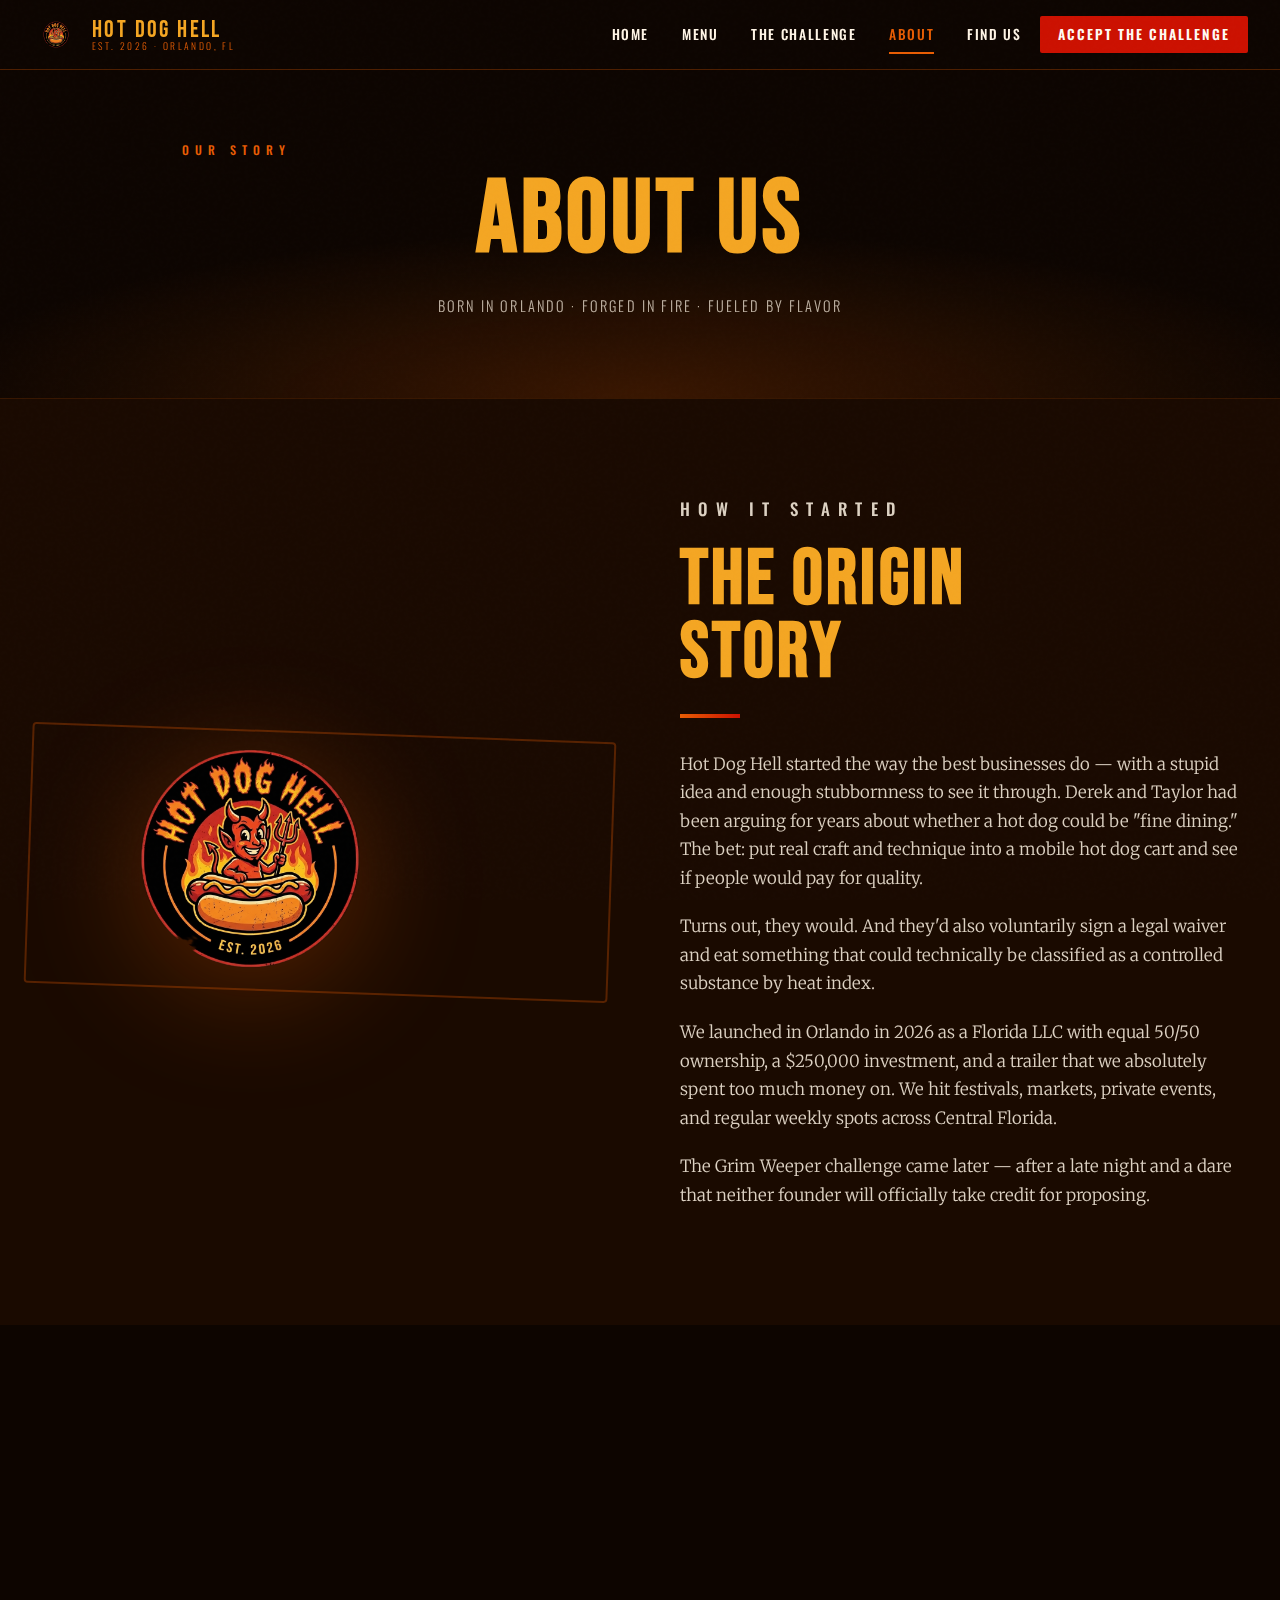
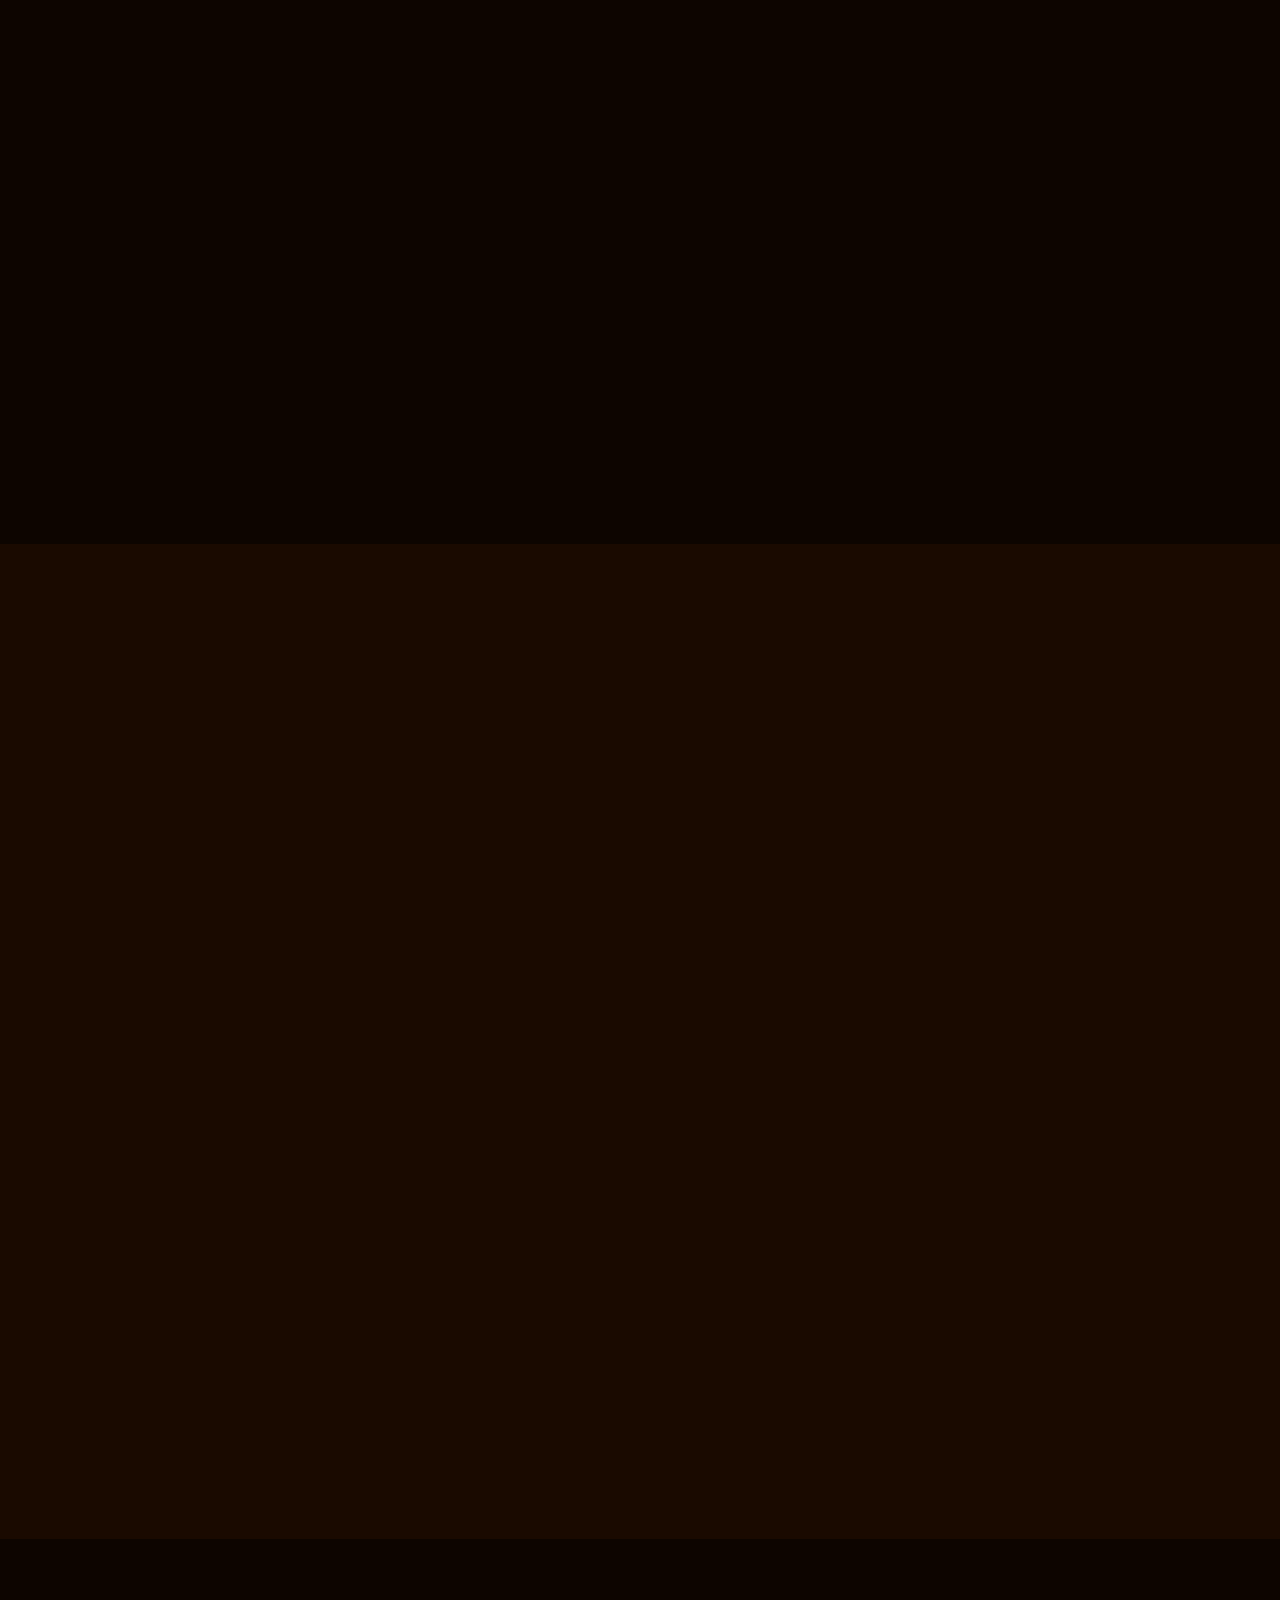
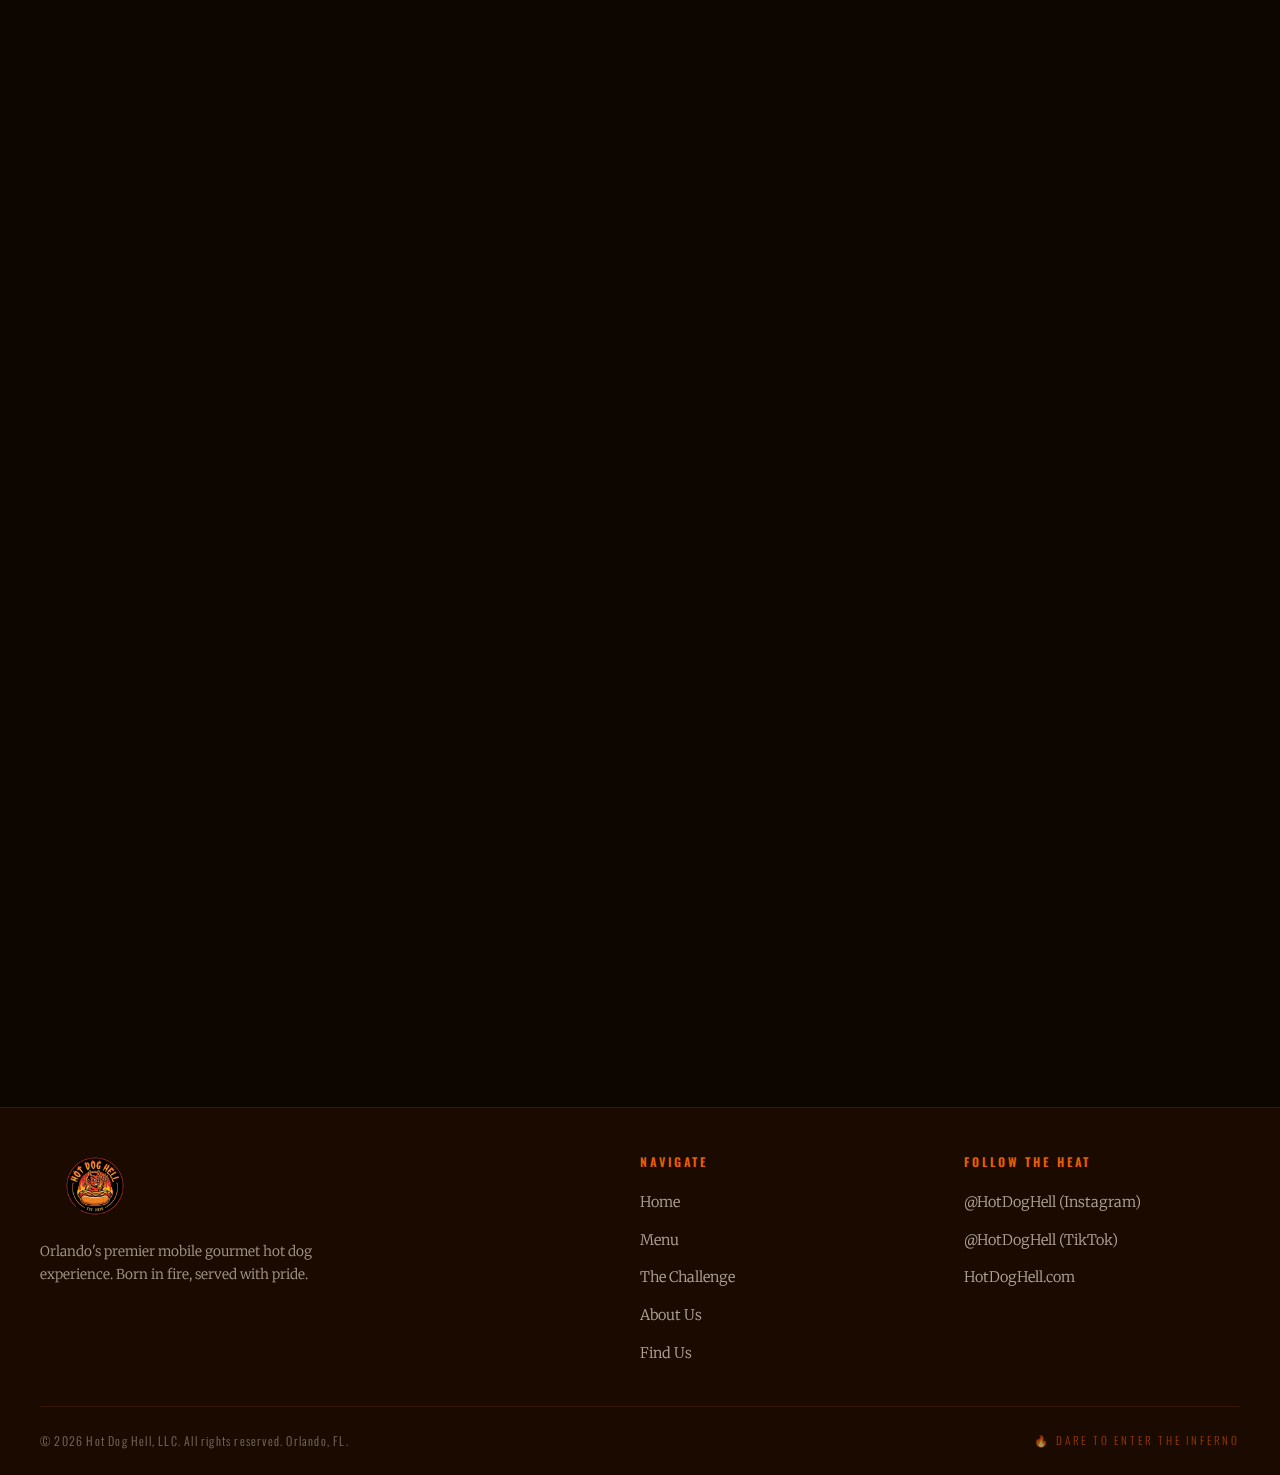
<file: about.html>
<!DOCTYPE html>
<html lang="en">
<head>
  <meta charset="UTF-8">
  <meta name="viewport" content="width=device-width, initial-scale=1.0">
  <meta name="description" content="About Hot Dog Hell — Orlando's premier mobile gourmet hot dog experience, founded by Derek Wolf and Taylor Grafton in 2026.">
  <title>About | Hot Dog Hell</title>
  <link rel="icon" type="image/png" href="assets/images/logo.png">
  <link rel="stylesheet" href="assets/css/style.css">
  <style>
    .founders-grid {
      display: grid;
      grid-template-columns: 1fr 1fr;
      gap: 2rem;
      margin-top: 3rem;
    }

    .founder-card {
      background: var(--hell-dark);
      border: 1px solid rgba(92,40,0,0.5);
      border-top: 3px solid var(--hell-orange);
      padding: 2.5rem;
    }

    .founder-initials {
      width: 80px;
      height: 80px;
      background: linear-gradient(135deg, var(--hell-red), var(--hell-orange));
      border-radius: 50%;
      display: flex;
      align-items: center;
      justify-content: center;
      font-family: var(--font-display);
      font-size: 2rem;
      color: var(--hell-white);
      margin-bottom: 1.25rem;
    }

    .founder-name {
      font-family: var(--font-display);
      font-size: 2.2rem;
      color: var(--hell-gold);
      margin-bottom: 0.25rem;
      line-height: 1;
    }

    .founder-title {
      font-family: var(--font-heading);
      font-size: 0.75rem;
      font-weight: 500;
      letter-spacing: 0.25em;
      text-transform: uppercase;
      color: var(--hell-orange);
      margin-bottom: 1.25rem;
    }

    .founder-bio {
      font-size: 0.9rem;
      color: var(--hell-cream);
      opacity: 0.8;
      line-height: 1.8;
      max-width: none;
    }

    .values-grid {
      display: grid;
      grid-template-columns: repeat(3, 1fr);
      gap: 1.5rem;
      margin-top: 3rem;
    }

    .value-card {
      padding: 2rem;
      background: rgba(255,255,255,0.02);
      border: 1px solid rgba(92,40,0,0.4);
      text-align: center;
      transition: all var(--transition);
    }

    .value-card:hover {
      border-color: var(--hell-orange);
      background: rgba(232,93,4,0.05);
      transform: translateY(-4px);
    }

    .value-icon {
      font-size: 2.5rem;
      display: block;
      margin-bottom: 1rem;
    }

    .value-title {
      font-family: var(--font-display);
      font-size: 1.6rem;
      color: var(--hell-gold);
      margin-bottom: 0.5rem;
      line-height: 1;
    }

    .value-text {
      font-size: 0.85rem;
      color: var(--hell-cream);
      opacity: 0.7;
      line-height: 1.7;
      max-width: none;
    }

    .timeline {
      position: relative;
      margin-top: 3rem;
      padding-left: 2rem;
    }

    .timeline::before {
      content: '';
      position: absolute;
      left: 0;
      top: 0.5rem;
      bottom: 0;
      width: 2px;
      background: linear-gradient(to bottom, var(--hell-orange), var(--hell-red), transparent);
    }

    .timeline-item {
      position: relative;
      margin-bottom: 2.5rem;
      padding-left: 2rem;
    }

    .timeline-item::before {
      content: '';
      position: absolute;
      left: -2.4rem;
      top: 0.4rem;
      width: 10px;
      height: 10px;
      background: var(--hell-orange);
      border-radius: 50%;
      box-shadow: 0 0 10px rgba(232,93,4,0.6);
    }

    .timeline-date {
      font-family: var(--font-heading);
      font-size: 0.7rem;
      font-weight: 600;
      letter-spacing: 0.25em;
      text-transform: uppercase;
      color: var(--hell-orange);
      margin-bottom: 0.3rem;
    }

    .timeline-title {
      font-family: var(--font-display);
      font-size: 1.5rem;
      color: var(--hell-gold);
      margin-bottom: 0.4rem;
      line-height: 1.1;
    }

    .timeline-desc {
      font-size: 0.88rem;
      color: var(--hell-cream);
      opacity: 0.7;
      line-height: 1.7;
      max-width: 600px;
    }

    @media (max-width: 700px) {
      .founders-grid { grid-template-columns: 1fr; }
      .values-grid { grid-template-columns: 1fr; }
    }
  </style>
</head>
<body>

  <!-- ── NAVBAR ── -->
  <nav class="navbar">
    <a href="index.html" class="nav-logo">
      <img src="assets/images/logo.png" alt="Hot Dog Hell Logo">
      <div class="nav-logo-text">
        Hot Dog Hell
        <span>Est. 2026 · Orlando, FL</span>
      </div>
    </a>
    <ul class="nav-links">
      <li><a href="index.html">Home</a></li>
      <li><a href="menu.html">Menu</a></li>
      <li><a href="challenge.html">The Challenge</a></li>
      <li><a href="about.html">About</a></li>
      <li><a href="contact.html">Find Us</a></li>
      <li><a href="challenge.html" class="nav-cta">Accept the Challenge</a></li>
    </ul>
    <button class="hamburger" aria-label="Toggle menu">
      <span></span><span></span><span></span>
    </button>
  </nav>

  <div class="mobile-nav">
    <a href="index.html">Home</a>
    <a href="menu.html">Menu</a>
    <a href="challenge.html">The Challenge</a>
    <a href="about.html">About</a>
    <a href="contact.html">Find Us</a>
  </div>

  <!-- ── PAGE HERO ── -->
  <div class="page-hero">
    <p class="section-label">Our Story</p>
    <h1 class="section-title" style="font-size: clamp(3rem, 8vw, 7rem);">About Us</h1>
    <p style="color: var(--hell-cream); opacity:0.7; font-family: var(--font-heading); letter-spacing:0.15em; font-size:0.9rem; text-transform:uppercase; margin: 0.75rem auto 0;">Born in Orlando · Forged in Fire · Fueled by Flavor</p>
  </div>

  <!-- ── STORY ── -->
  <section class="about-section">
    <div class="section-inner">
      <div class="about-grid">
        <div class="about-image-wrap fade-up">
          <img src="assets/images/logo.png" alt="Hot Dog Hell Logo">
        </div>
        <div class="about-text fade-up">
          <p class="section-label">How It Started</p>
          <h2 class="section-title">The Origin<br>Story</h2>
          <div class="section-divider"></div>
          <p>Hot Dog Hell started the way the best businesses do — with a stupid idea and enough stubbornness to see it through. Derek and Taylor had been arguing for years about whether a hot dog could be "fine dining." The bet: put real craft and technique into a mobile hot dog cart and see if people would pay for quality.</p>
          <p>Turns out, they would. And they'd also voluntarily sign a legal waiver and eat something that could technically be classified as a controlled substance by heat index.</p>
          <p>We launched in Orlando in 2026 as a Florida LLC with equal 50/50 ownership, a $250,000 investment, and a trailer that we absolutely spent too much money on. We hit festivals, markets, private events, and regular weekly spots across Central Florida.</p>
          <p>The Grim Weeper challenge came later — after a late night and a dare that neither founder will officially take credit for proposing.</p>
        </div>
      </div>
    </div>
  </section>

  <!-- ── FOUNDERS ── -->
  <section style="background: var(--hell-black); padding: 6rem 2rem;">
    <div class="section-inner">
      <p class="section-label fade-up" style="text-align:center;">The Team</p>
      <h2 class="section-title fade-up" style="text-align:center;">The Founders</h2>
      <div class="section-divider fade-up" style="margin: 0 auto 1rem;"></div>

      <div class="founders-grid stagger-children">

        <div class="founder-card">
          <div class="founder-initials">DW</div>
          <div class="founder-name">Derek Wolf</div>
          <div class="founder-title">Co-Founder · 50% Member</div>
          <p class="founder-bio">Derek brings the legal mind and the culinary obsession to Hot Dog Hell. A law student at Barry University's Dwayne O. Andreas School of Law, he drafted the LLC operating agreement, the employee contracts, the spicy dog waiver, and then promptly ate the thing the waiver was written about. He handles vendor relationships, recipe development, and anything involving contracts, compliance, or arguing with Taylor about whether the pretzel bun was a mistake (it wasn't).</p>
        </div>

        <div class="founder-card">
          <div class="founder-initials">TG</div>
          <div class="founder-name">Taylor Grafton</div>
          <div class="founder-title">Co-Founder · 50% Member</div>
          <p class="founder-bio">Taylor is the operations engine of Hot Dog Hell. With a background in food service management and an obsession with logistics that borders on clinical, Taylor makes sure the trailer is where it needs to be, the supply chain is locked in, and every dog that leaves the cart meets the quality standard they've both agreed to hold the line on. Taylor also runs social media and, against Derek's advice, started the challenge.</p>
        </div>

      </div>
    </div>
  </section>

  <!-- ── VALUES ── -->
  <section style="background: var(--hell-dark); padding: 6rem 2rem;">
    <div class="section-inner">
      <p class="section-label fade-up" style="text-align:center;">What We Stand For</p>
      <h2 class="section-title fade-up" style="text-align:center;">Our Values</h2>
      <div class="section-divider fade-up" style="margin: 0 auto 1rem;"></div>

      <div class="values-grid stagger-children">

        <div class="value-card">
          <span class="value-icon">🔥</span>
          <div class="value-title">Quality Over Everything</div>
          <p class="value-text">We source quality ingredients, use real techniques, and don't cut corners. A hot dog on a brioche bun with house-made aioli and fresh slaw is fundamentally different from a tube of mystery meat on a steamed white bun. We believe that.</p>
        </div>

        <div class="value-card">
          <span class="value-icon">🤝</span>
          <div class="value-title">Honesty & Transparency</div>
          <p class="value-text">Our menu tells you exactly what's in your food. Our waiver tells you exactly what you're agreeing to. Our employees know exactly what their contracts say. We don't hide the ball — especially when the ball is a Carolina Reaper pepper.</p>
        </div>

        <div class="value-card">
          <span class="value-icon">🌶️</span>
          <div class="value-title">Genuine Heat, Real Flavor</div>
          <p class="value-text">We don't fake heat with food coloring and hype. Our spiciest items are built on actual pepper biology and careful flavor layering — so even the Grim Weeper has complexity before it destroys you.</p>
        </div>

        <div class="value-card">
          <span class="value-icon">📋</span>
          <div class="value-title">Doing It Right</div>
          <p class="value-text">We're licensed, insured, and legally documented. Our operating agreement, employee contracts, and challenge waivers were drafted from scratch. We take running a proper business as seriously as we take our pepper sourcing.</p>
        </div>

        <div class="value-card">
          <span class="value-icon">🏙️</span>
          <div class="value-title">Community First</div>
          <p class="value-text">We're an Orlando business through and through. We hire locally, source locally where possible, attend community events, and plan to be part of the fabric of Central Florida — not just a flash in the pan.</p>
        </div>

        <div class="value-card">
          <span class="value-icon">😈</span>
          <div class="value-title">Have Fun With It</div>
          <p class="value-text">At the end of the day, we're selling hot dogs from a trailer and running a challenge that makes grown adults weep. We don't take ourselves too seriously. Life's too short for bad food and no spice.</p>
        </div>

      </div>
    </div>
  </section>

  <!-- ── TIMELINE ── -->
  <section style="background: var(--hell-black); padding: 6rem 2rem;">
    <div class="section-inner">
      <p class="section-label fade-up">The Journey</p>
      <h2 class="section-title fade-up">Our Timeline</h2>
      <div class="section-divider fade-up"></div>

      <div class="timeline fade-up" style="max-width:700px;">
        <div class="timeline-item">
          <div class="timeline-date">Late 2025</div>
          <div class="timeline-title">The Idea Ignites</div>
          <p class="timeline-desc">Derek and Taylor start seriously planning Hot Dog Hell. Menus are drafted on napkins. The LLC name is registered. Derek begins drafting the operating agreement, and Taylor begins sourcing trailers.</p>
        </div>
        <div class="timeline-item">
          <div class="timeline-date">Early 2026</div>
          <div class="timeline-title">Hot Dog Hell, LLC is Born</div>
          <p class="timeline-desc">Articles of Organization filed with the Florida Department of State. Operating agreement signed. $250,000 in initial capital committed equally by both founders. The business is officially real.</p>
        </div>
        <div class="timeline-item">
          <div class="timeline-date">Spring 2026</div>
          <div class="timeline-title">The Cart Hits the Streets</div>
          <p class="timeline-desc">Hot Dog Hell opens for business at Orlando-area markets and events. The Inferno Classic becomes an instant favorite. People start asking what the spiciest thing on the menu is.</p>
        </div>
        <div class="timeline-item">
          <div class="timeline-date">Spring 2026</div>
          <div class="timeline-title">The Grim Weeper is Born</div>
          <p class="timeline-desc">A late-night recipe experiment leads to the challenge dog. Derek writes the waiver over a weekend. Taylor designs the flyer. The Grim Weeper is unleashed on an unsuspecting public.</p>
        </div>
        <div class="timeline-item">
          <div class="timeline-date">Now</div>
          <div class="timeline-title">Growing the Inferno</div>
          <p class="timeline-desc">New menu items, expanded event presence across Central Florida, and a growing Wall of Flames. The mission remains the same: serve the best hot dog you've ever had, and maybe the most painful one too.</p>
        </div>
      </div>
    </div>
  </section>

  <!-- ── FOOTER ── -->
  <footer>
    <div class="footer-inner">
      <div class="footer-top">
        <div class="footer-brand">
          <img src="assets/images/logo.png" alt="Hot Dog Hell">
          <p>Orlando's premier mobile gourmet hot dog experience. Born in fire, served with pride.</p>
        </div>
        <div class="footer-col">
          <h4>Navigate</h4>
          <ul>
            <li><a href="index.html">Home</a></li>
            <li><a href="menu.html">Menu</a></li>
            <li><a href="challenge.html">The Challenge</a></li>
            <li><a href="about.html">About Us</a></li>
            <li><a href="contact.html">Find Us</a></li>
          </ul>
        </div>
        <div class="footer-col">
          <h4>Follow the Heat</h4>
          <ul>
            <li><a href="#">@HotDogHell (Instagram)</a></li>
            <li><a href="#">@HotDogHell (TikTok)</a></li>
            <li><a href="#">HotDogHell.com</a></li>
          </ul>
        </div>
      </div>
      <div class="footer-bottom">
        <span class="footer-copyright">© 2026 Hot Dog Hell, LLC. All rights reserved. Orlando, FL.</span>
        <span class="footer-tagline">🔥 Dare to Enter the Inferno</span>
      </div>
    </div>
  </footer>

  <script src="assets/js/main.js"></script>
</body>
</html>
</file>
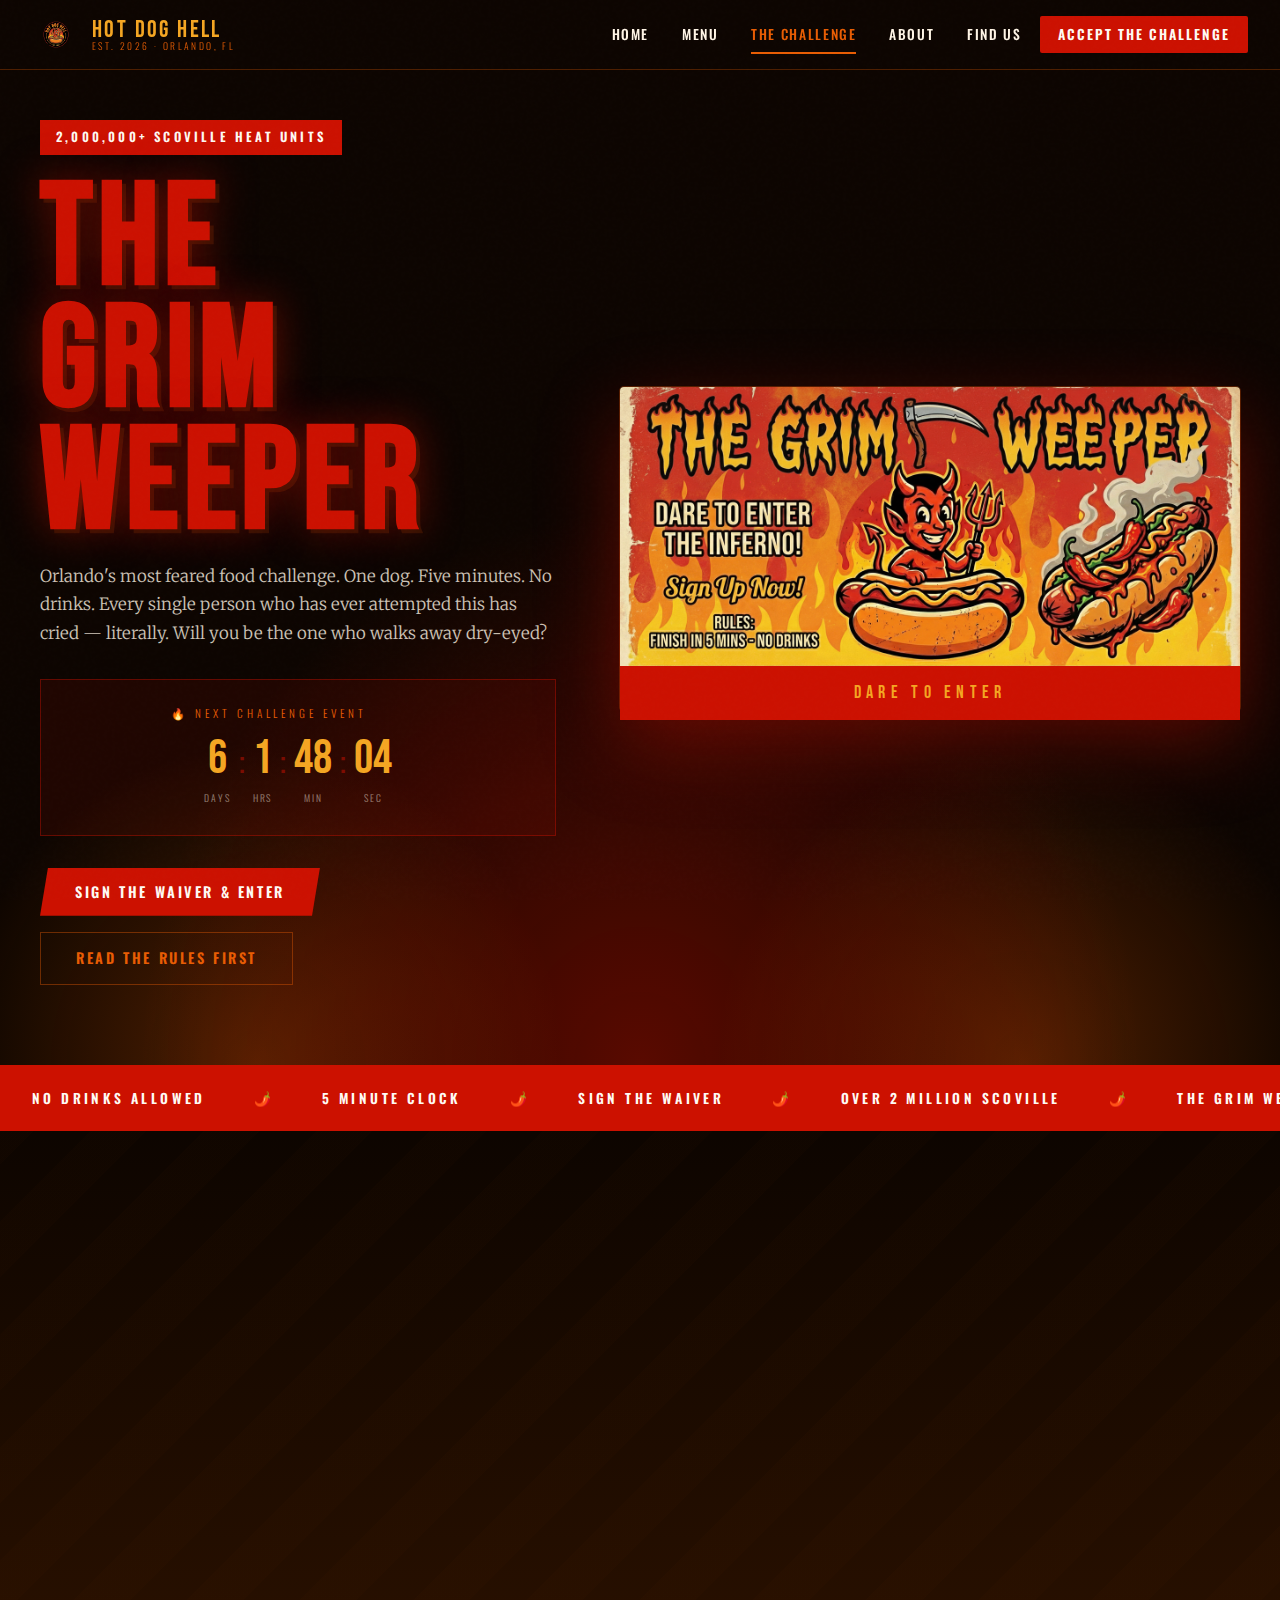
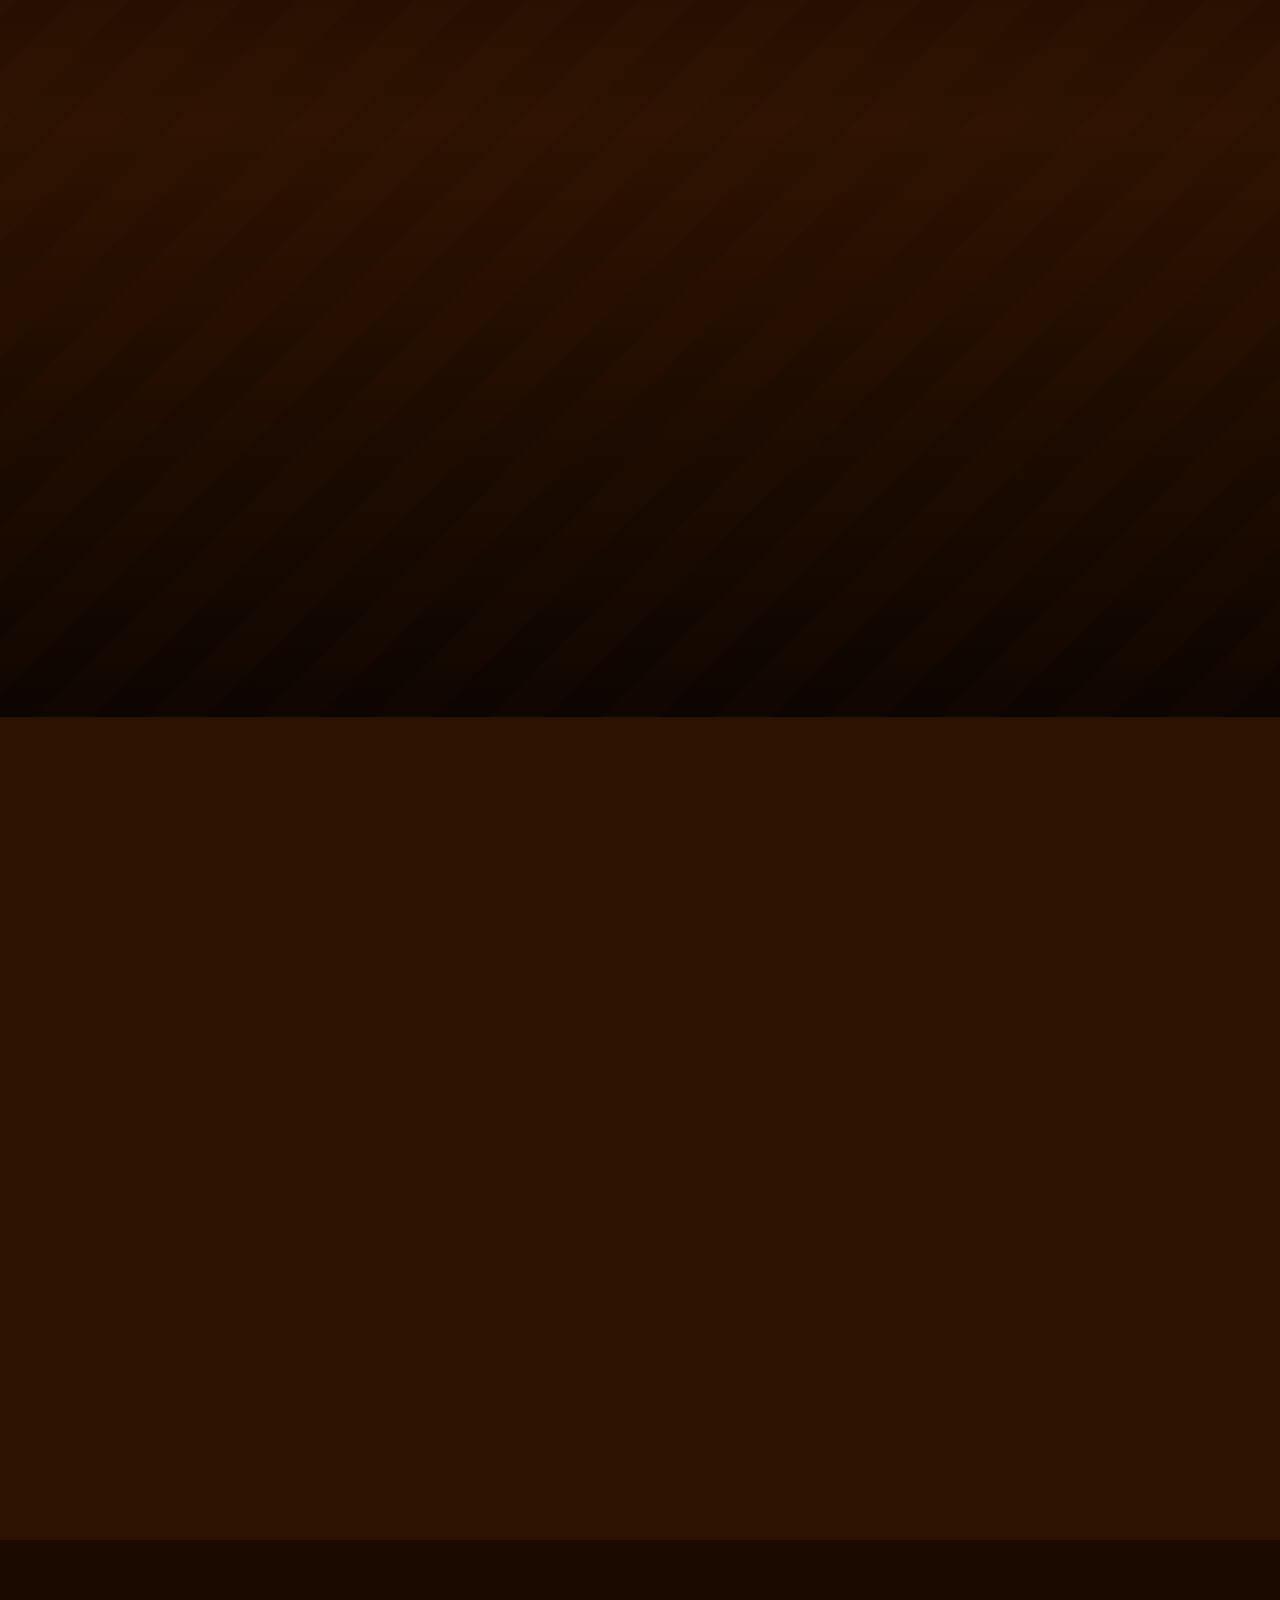
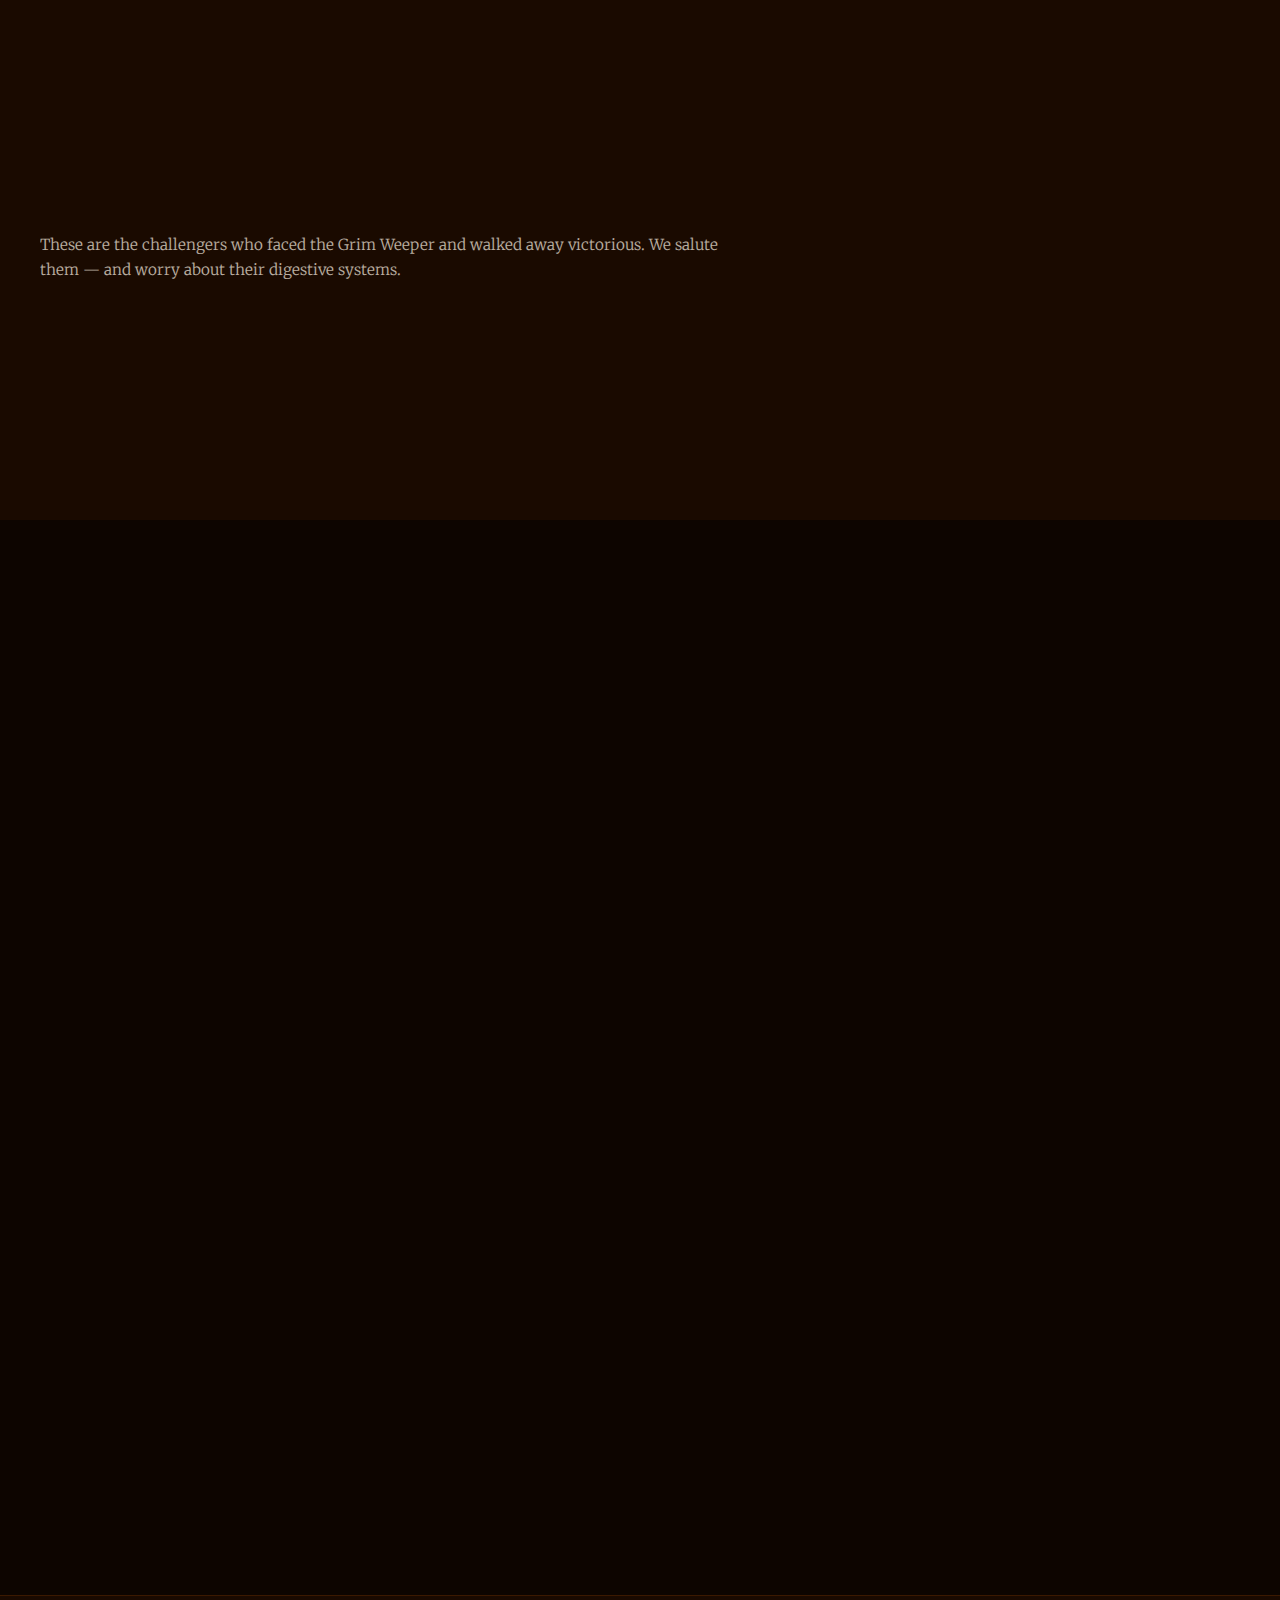
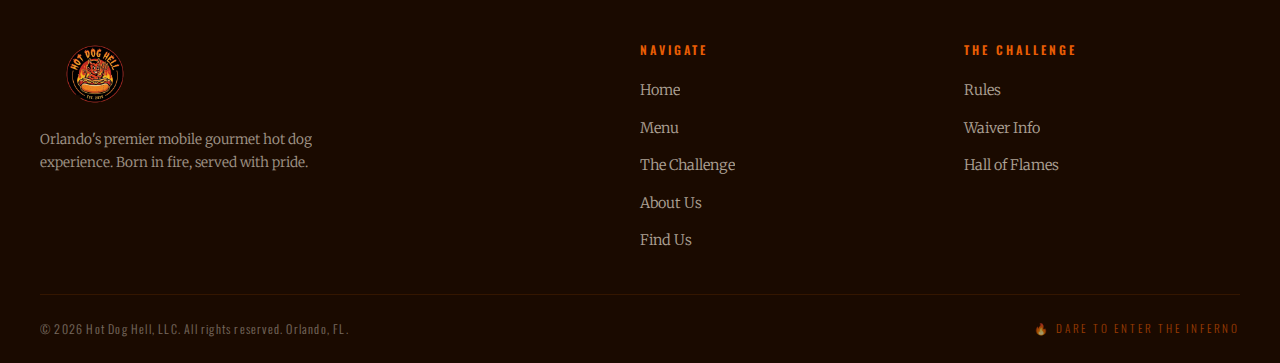
<file: challenge.html>
<!DOCTYPE html>
<html lang="en">
<head>
  <meta charset="UTF-8">
  <meta name="viewport" content="width=device-width, initial-scale=1.0">
  <meta name="description" content="The Grim Weeper Challenge — Hot Dog Hell's legendary spicy food challenge. Carolina Reaper, Trinidad Scorpion, Ghost Pepper. 5 minutes. No drinks. Sign the waiver and enter the inferno.">
  <title>The Grim Weeper Challenge | Hot Dog Hell</title>
  <link rel="icon" type="image/png" href="assets/images/logo.png">
  <link rel="stylesheet" href="assets/css/style.css">
  <style>
    /* ── CHALLENGE PAGE EXTRAS ── */
    .challenge-hero {
      position: relative;
      min-height: 100vh;
      display: flex;
      align-items: center;
      justify-content: center;
      padding: 120px 2rem 80px;
      overflow: hidden;
    }

    .challenge-hero-bg {
      position: absolute;
      inset: 0;
      background:
        radial-gradient(ellipse 60% 80% at 50% 100%, rgba(204,17,0,0.4) 0%, transparent 65%),
        radial-gradient(ellipse 40% 50% at 20% 100%, rgba(232,93,4,0.3) 0%, transparent 60%),
        radial-gradient(ellipse 40% 50% at 80% 100%, rgba(232,93,4,0.3) 0%, transparent 60%),
        var(--hell-black);
    }

    .challenge-hero-inner {
      position: relative;
      z-index: 2;
      display: grid;
      grid-template-columns: 1fr 1.2fr;
      gap: 4rem;
      max-width: 1200px;
      width: 100%;
      align-items: center;
    }

    .challenge-big-title {
      font-family: var(--font-display);
      font-size: clamp(4.5rem, 12vw, 9rem);
      line-height: 0.85;
      color: var(--hell-red);
      text-shadow: 0 0 40px rgba(204,17,0,0.5), 4px 4px 0 var(--hell-brown);
      margin-bottom: 1rem;
    }

    .scoville-callout {
      display: inline-block;
      background: var(--hell-red);
      padding: 0.4rem 1rem;
      font-family: var(--font-heading);
      font-size: 0.8rem;
      font-weight: 600;
      letter-spacing: 0.25em;
      text-transform: uppercase;
      color: var(--hell-white);
      margin-bottom: 1.5rem;
    }

    /* Countdown */
    .countdown-container {
      background: rgba(204,17,0,0.1);
      border: 1px solid rgba(204,17,0,0.4);
      padding: 1.5rem;
      margin: 2rem 0;
      text-align: center;
    }

    .countdown-label {
      font-family: var(--font-heading);
      font-size: 0.7rem;
      letter-spacing: 0.35em;
      text-transform: uppercase;
      color: var(--hell-orange);
      margin-bottom: 0.75rem;
    }

    #countdown {
      display: flex;
      justify-content: center;
      gap: 0.5rem;
      align-items: baseline;
    }

    .countdown-unit {
      text-align: center;
    }

    .countdown-unit strong {
      display: block;
      font-family: var(--font-display);
      font-size: 3rem;
      color: var(--hell-gold);
      line-height: 1;
    }

    .countdown-unit em {
      font-family: var(--font-heading);
      font-size: 0.6rem;
      letter-spacing: 0.2em;
      text-transform: uppercase;
      color: var(--hell-cream);
      opacity: 0.5;
      font-style: normal;
    }

    .countdown-sep {
      font-family: var(--font-display);
      font-size: 2rem;
      color: var(--hell-red);
      opacity: 0.5;
      padding-bottom: 0.5rem;
    }

    /* Pepper breakdown */
    .peppers-section { background: var(--hell-brown); }

    .pepper-grid {
      display: grid;
      grid-template-columns: repeat(auto-fit, minmax(200px, 1fr));
      gap: 1.5rem;
      margin-top: 2.5rem;
    }

    .pepper-card {
      background: rgba(0,0,0,0.3);
      border: 1px solid rgba(232,93,4,0.2);
      padding: 1.5rem;
      text-align: center;
      transition: all var(--transition);
    }

    .pepper-card:hover {
      border-color: var(--hell-orange);
      transform: translateY(-4px);
      box-shadow: 0 20px 50px rgba(0,0,0,0.4);
    }

    .pepper-emoji { font-size: 2.5rem; display: block; margin-bottom: 0.75rem; }

    .pepper-name {
      font-family: var(--font-display);
      font-size: 1.5rem;
      color: var(--hell-gold);
      margin-bottom: 0.3rem;
      line-height: 1.1;
    }

    .pepper-scoville {
      font-family: var(--font-heading);
      font-size: 0.8rem;
      font-weight: 600;
      letter-spacing: 0.1em;
      color: var(--hell-orange);
      margin-bottom: 0.75rem;
    }

    .pepper-desc {
      font-size: 0.8rem;
      color: var(--hell-cream);
      opacity: 0.65;
      line-height: 1.6;
      max-width: none;
    }

    /* Waiver section */
    .waiver-section { background: var(--hell-black); }

    .waiver-box {
      background: rgba(204,17,0,0.05);
      border: 2px solid rgba(204,17,0,0.3);
      padding: 2.5rem;
      max-width: 800px;
      margin: 2rem auto 0;
    }

    .waiver-box h3 {
      font-family: var(--font-display);
      font-size: 2rem;
      color: var(--hell-red);
      margin-bottom: 1rem;
    }

    .waiver-excerpt {
      font-family: var(--font-heading);
      font-size: 0.82rem;
      letter-spacing: 0.04em;
      color: var(--hell-cream);
      opacity: 0.7;
      line-height: 1.8;
      border-left: 3px solid var(--hell-red);
      padding-left: 1.25rem;
      margin: 1.5rem 0;
      max-width: none;
    }

    /* Hall of Flame */
    .hall-of-flame { background: var(--hell-dark); }

    .hall-grid {
      display: grid;
      grid-template-columns: repeat(auto-fill, minmax(200px, 1fr));
      gap: 1rem;
      margin-top: 2.5rem;
    }

    .hall-card {
      background: rgba(255,255,255,0.02);
      border: 1px solid rgba(92,40,0,0.4);
      padding: 1.25rem;
      text-align: center;
      position: relative;
    }

    .hall-rank {
      font-family: var(--font-display);
      font-size: 2.5rem;
      color: var(--hell-orange);
      opacity: 0.15;
      position: absolute;
      top: 0.5rem;
      right: 0.75rem;
      line-height: 1;
    }

    .hall-name {
      font-family: var(--font-heading);
      font-size: 1rem;
      font-weight: 600;
      color: var(--hell-gold);
      margin-bottom: 0.25rem;
    }

    .hall-time {
      font-family: var(--font-display);
      font-size: 1.4rem;
      color: var(--hell-orange);
    }

    .hall-date {
      font-size: 0.7rem;
      color: var(--hell-cream);
      opacity: 0.4;
      font-family: var(--font-heading);
      letter-spacing: 0.1em;
    }

    @media (max-width: 900px) {
      .challenge-hero-inner { grid-template-columns: 1fr; text-align: center; }
      .challenge-hero-inner .challenge-image { order: -1; }
      .challenge-hero-inner .challenge-image img { max-width: 380px; margin: 0 auto; display: block; }
      .challenge-big-title { font-size: clamp(3.5rem, 12vw, 6rem); }
    }
  </style>
</head>
<body>

  <!-- ── NAVBAR ── -->
  <nav class="navbar">
    <a href="index.html" class="nav-logo">
      <img src="assets/images/logo.png" alt="Hot Dog Hell Logo">
      <div class="nav-logo-text">
        Hot Dog Hell
        <span>Est. 2026 · Orlando, FL</span>
      </div>
    </a>
    <ul class="nav-links">
      <li><a href="index.html">Home</a></li>
      <li><a href="menu.html">Menu</a></li>
      <li><a href="challenge.html">The Challenge</a></li>
      <li><a href="about.html">About</a></li>
      <li><a href="contact.html">Find Us</a></li>
      <li><a href="challenge.html" class="nav-cta">Accept the Challenge</a></li>
    </ul>
    <button class="hamburger" aria-label="Toggle menu">
      <span></span><span></span><span></span>
    </button>
  </nav>

  <div class="mobile-nav">
    <a href="index.html">Home</a>
    <a href="menu.html">Menu</a>
    <a href="challenge.html">The Challenge</a>
    <a href="about.html">About</a>
    <a href="contact.html">Find Us</a>
  </div>

  <!-- ── CHALLENGE HERO ── -->
  <div class="challenge-hero">
    <div class="challenge-hero-bg"></div>
    <div class="challenge-hero-inner">

      <div class="fade-up">
        <span class="scoville-callout">2,000,000+ Scoville Heat Units</span>
        <h1 class="challenge-big-title">The<br>Grim<br>Weeper</h1>
        <p style="color:var(--hell-cream); opacity:0.8; margin-bottom:2rem; font-size:1.05rem;">
          Orlando's most feared food challenge. One dog. Five minutes. No drinks. Every single person who has ever attempted this has cried — literally. Will you be the one who walks away dry-eyed?
        </p>

        <div class="countdown-container">
          <p class="countdown-label">🔥 Next Challenge Event</p>
          <div id="countdown"></div>
        </div>

        <div style="display:flex; gap:1rem; flex-wrap:wrap;">
          <button class="btn btn-primary" onclick="openModal('waiverModal')">Sign the Waiver &amp; Enter</button>
          <a href="#rules" class="btn btn-ghost">Read the Rules First</a>
        </div>
      </div>

      <div class="challenge-image fade-up">
        <img src="assets/images/grim_weeper_flyer.png" alt="The Grim Weeper Challenge Flyer">
      </div>

    </div>
  </div>

  <!-- ── TAGLINE STRIP ── -->
  <div class="tagline-strip">
    <div class="tagline-track">
      <span>No Drinks Allowed</span><span class="dot">🌶️</span>
      <span>5 Minute Clock</span><span class="dot">🌶️</span>
      <span>Sign the Waiver</span><span class="dot">🌶️</span>
      <span>Over 2 Million Scoville</span><span class="dot">🌶️</span>
      <span>The Grim Weeper</span><span class="dot">🌶️</span>
      <span>Dare to Enter the Inferno</span><span class="dot">🌶️</span>
      <span>No Drinks Allowed</span><span class="dot">🌶️</span>
      <span>5 Minute Clock</span><span class="dot">🌶️</span>
      <span>Sign the Waiver</span><span class="dot">🌶️</span>
      <span>Over 2 Million Scoville</span><span class="dot">🌶️</span>
      <span>The Grim Weeper</span><span class="dot">🌶️</span>
      <span>Dare to Enter the Inferno</span><span class="dot">🌶️</span>
    </div>
  </div>

  <!-- ── THE RULES ── -->
  <section id="rules" class="challenge-section">
    <div class="section-inner">
      <div class="challenge-grid">
        <div class="fade-up">
          <p class="section-label">The Law of the Inferno</p>
          <h2 class="section-title">Rules &amp;<br>Prizes</h2>
          <div class="section-divider"></div>

          <ul class="challenge-rules">
            <li>
              <span class="rule-icon">📋</span>
              <div>
                <strong>Sign the Waiver First</strong>
                You must complete and sign our Spicy Dog Challenge Waiver before we will prepare your dog. Non-negotiable. Legally binding. Read it.
              </div>
            </li>
            <li>
              <span class="rule-icon">🎂</span>
              <div>
                <strong>18+ Only</strong>
                Valid government-issued ID required. We verify. No exceptions, even if you look like you can handle it.
              </div>
            </li>
            <li>
              <span class="rule-icon">⏱️</span>
              <div>
                <strong>5-Minute Time Limit</strong>
                The entire dog — bun and all — must be consumed in 5 minutes or fewer. Clock starts when you take your first bite.
              </div>
            </li>
            <li>
              <span class="rule-icon">🚱</span>
              <div>
                <strong>No Beverages</strong>
                Zero drinks during the challenge. This includes water, milk, soda, and anything else. Drinks available immediately upon completion or forfeit.
              </div>
            </li>
            <li>
              <span class="rule-icon">📵</span>
              <div>
                <strong>No Leaving the Challenge Area</strong>
                You stay in the designated challenge zone for the full duration. Walking away ends your attempt.
              </div>
            </li>
            <li>
              <span class="rule-icon">🏆</span>
              <div>
                <strong>Prizes for Completion</strong>
                Exclusive Hot Dog Hell Grim Weeper T-Shirt, an immortalized photo on our Wall of Flames, and eternal bragging rights.
              </div>
            </li>
          </ul>

          <div class="warning-box">
            <strong>⚠ Medical Notice:</strong> If you have cardiovascular conditions, gastrointestinal disorders, allergies to peppers or capsaicin, respiratory conditions, or are pregnant — do not attempt this challenge. Please consult a physician before participation.
          </div>
        </div>

        <div class="fade-up" style="display:flex; flex-direction:column; gap:1.5rem;">

          <!-- Trophy card -->
          <div style="background:var(--hell-dark); border:1px solid rgba(244,166,35,0.3); border-top:3px solid var(--hell-gold); padding:2rem; text-align:center;">
            <div style="font-size:3rem; margin-bottom:0.5rem;">🏆</div>
            <h3 style="font-family:var(--font-display); font-size:1.8rem; color:var(--hell-gold); margin-bottom:0.5rem;">Winner's Prize</h3>
            <p style="color:var(--hell-cream); opacity:0.8; font-size:0.9rem; max-width:none;">
              Exclusive Grim Weeper T-Shirt (signed by the founders) · Hall of Flames photo permanently displayed · Bragging rights that cannot be purchased
            </p>
          </div>

          <!-- Stats card -->
          <div style="background:var(--hell-dark); border:1px solid rgba(92,40,0,0.5); padding:2rem;">
            <h4 style="font-family:var(--font-heading); font-size:0.75rem; letter-spacing:0.25em; text-transform:uppercase; color:var(--hell-orange); margin-bottom:1.25rem;">Challenge Statistics</h4>
            <div style="display:grid; grid-template-columns:1fr 1fr; gap:1rem;">
              <div style="text-align:center;">
                <span style="font-family:var(--font-display); font-size:2.5rem; color:var(--hell-orange); display:block;">87%</span>
                <span style="font-family:var(--font-heading); font-size:0.7rem; letter-spacing:0.15em; text-transform:uppercase; color:var(--hell-cream); opacity:0.5;">Failure Rate</span>
              </div>
              <div style="text-align:center;">
                <span style="font-family:var(--font-display); font-size:2.5rem; color:var(--hell-gold); display:block;">2M+</span>
                <span style="font-family:var(--font-heading); font-size:0.7rem; letter-spacing:0.15em; text-transform:uppercase; color:var(--hell-cream); opacity:0.5;">Scoville Units</span>
              </div>
              <div style="text-align:center;">
                <span style="font-family:var(--font-display); font-size:2.5rem; color:var(--hell-red); display:block;">1</span>
                <span style="font-family:var(--font-heading); font-size:0.7rem; letter-spacing:0.15em; text-transform:uppercase; color:var(--hell-cream); opacity:0.5;">Deaths</span>
              </div>
              <div style="text-align:center;">
                <span style="font-family:var(--font-display); font-size:2.5rem; color:var(--hell-fire); display:block;">100%</span>
                <span style="font-family:var(--font-heading); font-size:0.7rem; letter-spacing:0.15em; text-transform:uppercase; color:var(--hell-cream); opacity:0.5;">Tear Rate</span>
              </div>
            </div>
          </div>

        </div>
      </div>
    </div>
  </section>

  <!-- ── THE PEPPERS ── -->
  <section class="peppers-section">
    <div class="section-inner">
      <p class="section-label fade-up">What's Inside</p>
      <h2 class="section-title fade-up">The Pepper<br>Lineup</h2>
      <div class="section-divider fade-up"></div>

      <div class="pepper-grid stagger-children">

        <div class="pepper-card">
          <span class="pepper-emoji">🌶️</span>
          <div class="pepper-name">Carolina Reaper</div>
          <div class="pepper-scoville">1,400,000–2,200,000 SHU</div>
          <p class="pepper-desc">The world's hottest pepper (Guinness-certified). Fruity flavor profile that immediately gives way to an overwhelming, sustained burn. Created by Smokin' Ed Curlin.</p>
        </div>

        <div class="pepper-card">
          <span class="pepper-emoji">🔥</span>
          <div class="pepper-name">Trinidad Scorpion</div>
          <div class="pepper-scoville">1,200,000–2,000,000 SHU</div>
          <p class="pepper-desc">Named for its scorpion-tail tip, this Caribbean pepper delivers a slow-building inferno with a brief sweet note before absolute destruction sets in.</p>
        </div>

        <div class="pepper-card">
          <span class="pepper-emoji">👻</span>
          <div class="pepper-name">Ghost Pepper (Bhut Jolokia)</div>
          <div class="pepper-scoville">850,000–1,050,000 SHU</div>
          <p class="pepper-desc">Once the world's hottest pepper, the ghost pepper brings intense, delayed heat that builds long after you swallow. The burn lasts 20+ minutes.</p>
        </div>

        <div class="pepper-card">
          <span class="pepper-emoji">💀</span>
          <div class="pepper-name">Da Bomb Beyond Insanity</div>
          <div class="pepper-scoville">135,600 SHU Extract</div>
          <p class="pepper-desc">Don't let the number fool you — this concentrated extract sauce is known for its synthetic, sharp, instant burn that hits like a freight train with zero warning.</p>
        </div>

        <div class="pepper-card">
          <span class="pepper-emoji">⚗️</span>
          <div class="pepper-name">Pure Capsaicin Extract</div>
          <div class="pepper-scoville">16,000,000 SHU</div>
          <p class="pepper-desc">A measured drop of pure capsaicin extract — the compound that makes peppers hot — applied to the finished dog. This is what pushes the Grim Weeper into legend territory.</p>
        </div>

      </div>
    </div>
  </section>

  <!-- ── HALL OF FLAME ── -->
  <section class="hall-of-flame" id="hall">
    <div class="section-inner">
      <p class="section-label fade-up">The Brave & The Few</p>
      <h2 class="section-title fade-up">Hall of Flames</h2>
      <div class="section-divider fade-up"></div>
      <p style="color:var(--hell-cream); opacity:0.7; margin-bottom:1rem; font-size:0.95rem;" class="fade-up">These are the challengers who faced the Grim Weeper and walked away victorious. We salute them — and worry about their digestive systems.</p>

      <div class="hall-grid stagger-children">
        <div class="hall-card">
          <span class="hall-rank">1</span>
          <div class="hall-name">Jess R.</div>
          <div class="hall-time">3:47</div>
          <div class="hall-date">March 2026</div>
        </div>
        <div class="hall-card">
          <span class="hall-rank">2</span>
          <div class="hall-name">Tony "Iron Gut" M.</div>
          <div class="hall-time">4:12</div>
          <div class="hall-date">March 2026</div>
        </div>
        <div class="hall-card">
          <span class="hall-rank">3</span>
          <div class="hall-name">Sarah K.</div>
          <div class="hall-time">4:31</div>
          <div class="hall-date">April 2026</div>
        </div>
        <div class="hall-card">
          <span class="hall-rank">4</span>
          <div class="hall-name">Marcus "The Volcano" D.</div>
          <div class="hall-time">4:58</div>
          <div class="hall-date">April 2026</div>
        </div>
        <div class="hall-card" style="border-style:dashed; display:flex; align-items:center; justify-content:center; min-height:120px;">
          <div style="text-align:center; color:var(--hell-orange); opacity:0.4;">
            <div style="font-size:2rem; margin-bottom:0.25rem;">?</div>
            <div style="font-family:var(--font-heading); font-size:0.7rem; letter-spacing:0.15em;">Your Name Here</div>
          </div>
        </div>
      </div>
    </div>
  </section>

  <!-- ── WAIVER SECTION ── -->
  <section class="waiver-section" id="waiver">
    <div class="section-inner">
      <p class="section-label fade-up" style="text-align:center;">Legal Stuff</p>
      <h2 class="section-title fade-up" style="text-align:center;">The Waiver</h2>
      <div class="section-divider fade-up" style="margin:0 auto 2rem;"></div>

      <div class="waiver-box fade-up">
        <h3>⚠️ Read Before You Sign</h3>
        <p style="color:var(--hell-cream); opacity:0.8; font-size:0.9rem; max-width:none; margin-bottom:1rem;">
          The Spicy Dog Challenge Waiver is a legally binding document. Before clicking "Accept," you should understand what you're agreeing to. Here's a plain-English summary of the key terms:
        </p>

        <div class="waiver-excerpt">
          <strong style="color:var(--hell-red-hot); display:block; margin-bottom:0.5rem;">You assume ALL risks.</strong>
          Known, unknown, foreseeable, and unforeseeable risks — including but not limited to intense pain, gastrointestinal distress, cardiovascular stress, esophageal events, allergic reactions, seizure, stroke, and death.
        </div>

        <div class="waiver-excerpt">
          <strong style="color:var(--hell-red-hot); display:block; margin-bottom:0.5rem;">You release Hot Dog Hell, LLC from liability.</strong>
          Including ordinary and gross negligence. Florida law permits this release for voluntary challenge activities where risks are fully disclosed.
        </div>

        <div class="waiver-excerpt">
          <strong style="color:var(--hell-red-hot); display:block; margin-bottom:0.5rem;">You grant us media rights.</strong>
          By participating, you authorize us to photograph and video record you and to use that content in perpetuity for marketing purposes — at no compensation to you.
        </div>

        <div class="waiver-excerpt">
          <strong style="color:var(--hell-red-hot); display:block; margin-bottom:0.5rem;">You agree to pay your own medical bills.</strong>
          If you require emergency treatment, it's on you. We can authorize care; we cannot pay for it.
        </div>

        <p style="color:var(--hell-cream); opacity:0.65; font-size:0.8rem; margin-top:1.5rem; max-width:none; font-family:var(--font-heading); letter-spacing:0.05em; line-height:1.8;">
          This summary is provided for convenience. The full waiver controls. You represent that you have read, understood, and voluntarily agree to all terms. You are at least 18 years old, are not currently under the influence of any substance, do not have contraindicated medical conditions, and are choosing to participate of your own free will.
        </p>

        <div class="modal-actions">
          <button class="btn btn-primary" onclick="openModal('waiverModal')">I Understand — Open Full Waiver</button>
          <a href="contact.html" class="btn btn-ghost">Find Us to Sign In Person</a>
        </div>
      </div>
    </div>
  </section>

  <!-- ── WAIVER MODAL ── -->
  <div class="modal-overlay" id="waiverModal">
    <div class="modal">
      <button class="modal-close" onclick="closeModal('waiverModal')">✕</button>
      <h2>Spicy Dog Challenge Waiver</h2>
      <div class="modal-warning">⚠ WARNING — This Is a Legally Binding Agreement</div>
      <p>By accepting this waiver, you acknowledge that you have read, fully understood, and voluntarily agree to the following terms in their entirety.</p>
      <p><strong style="color:var(--hell-gold);">You certify that:</strong></p>
      <p>• You are at least 18 years of age with valid government-issued ID<br>
      • You are not under the influence of alcohol or any substance<br>
      • You do not have any contraindicated medical conditions including heart disease, GERD, IBS, Crohn's, hypertension, asthma, diabetes, epilepsy, or pepper/capsaicin allergies<br>
      • You are not pregnant or breastfeeding<br>
      • You have been advised to consult a physician before participating</p>

      <p><strong style="color:var(--hell-gold);">You agree that:</strong></p>
      <p>• You assume all risks — known, unknown, foreseen, or unforeseen — including death<br>
      • You release Hot Dog Hell, LLC, its members, managers, and employees from all liability including ordinary and gross negligence<br>
      • You are solely responsible for all medical costs arising from participation<br>
      • You grant Hot Dog Hell, LLC irrevocable media rights to your name, image, and likeness without compensation<br>
      • You indemnify and defend Hot Dog Hell, LLC against claims from you, your family, or third parties<br>
      • Florida law governs; disputes are exclusively in Orange County, FL courts</p>

      <p style="font-size:0.75rem; opacity:0.6; max-width:none; font-family:var(--font-heading); letter-spacing:0.05em;">The full waiver must be signed on-site with a witness present before participation. This digital acceptance confirms you have read and understand the terms. The physical document controls all legal obligations.</p>

      <div class="modal-actions">
        <button class="btn btn-primary" onclick="alert('Please sign the physical waiver at our location before participating. See you at the cart!'); closeModal('waiverModal')">Accept &amp; Proceed to In-Person Signing</button>
        <button class="btn btn-ghost" onclick="closeModal('waiverModal')">Close</button>
      </div>
    </div>
  </div>

  <!-- ── FOOTER ── -->
  <footer>
    <div class="footer-inner">
      <div class="footer-top">
        <div class="footer-brand">
          <img src="assets/images/logo.png" alt="Hot Dog Hell">
          <p>Orlando's premier mobile gourmet hot dog experience. Born in fire, served with pride.</p>
        </div>
        <div class="footer-col">
          <h4>Navigate</h4>
          <ul>
            <li><a href="index.html">Home</a></li>
            <li><a href="menu.html">Menu</a></li>
            <li><a href="challenge.html">The Challenge</a></li>
            <li><a href="about.html">About Us</a></li>
            <li><a href="contact.html">Find Us</a></li>
          </ul>
        </div>
        <div class="footer-col">
          <h4>The Challenge</h4>
          <ul>
            <li><a href="#rules">Rules</a></li>
            <li><a href="#waiver">Waiver Info</a></li>
            <li><a href="#hall">Hall of Flames</a></li>
          </ul>
        </div>
      </div>
      <div class="footer-bottom">
        <span class="footer-copyright">© 2026 Hot Dog Hell, LLC. All rights reserved. Orlando, FL.</span>
        <span class="footer-tagline">🔥 Dare to Enter the Inferno</span>
      </div>
    </div>
  </footer>

  <script src="assets/js/main.js"></script>
</body>
</html>
</file>
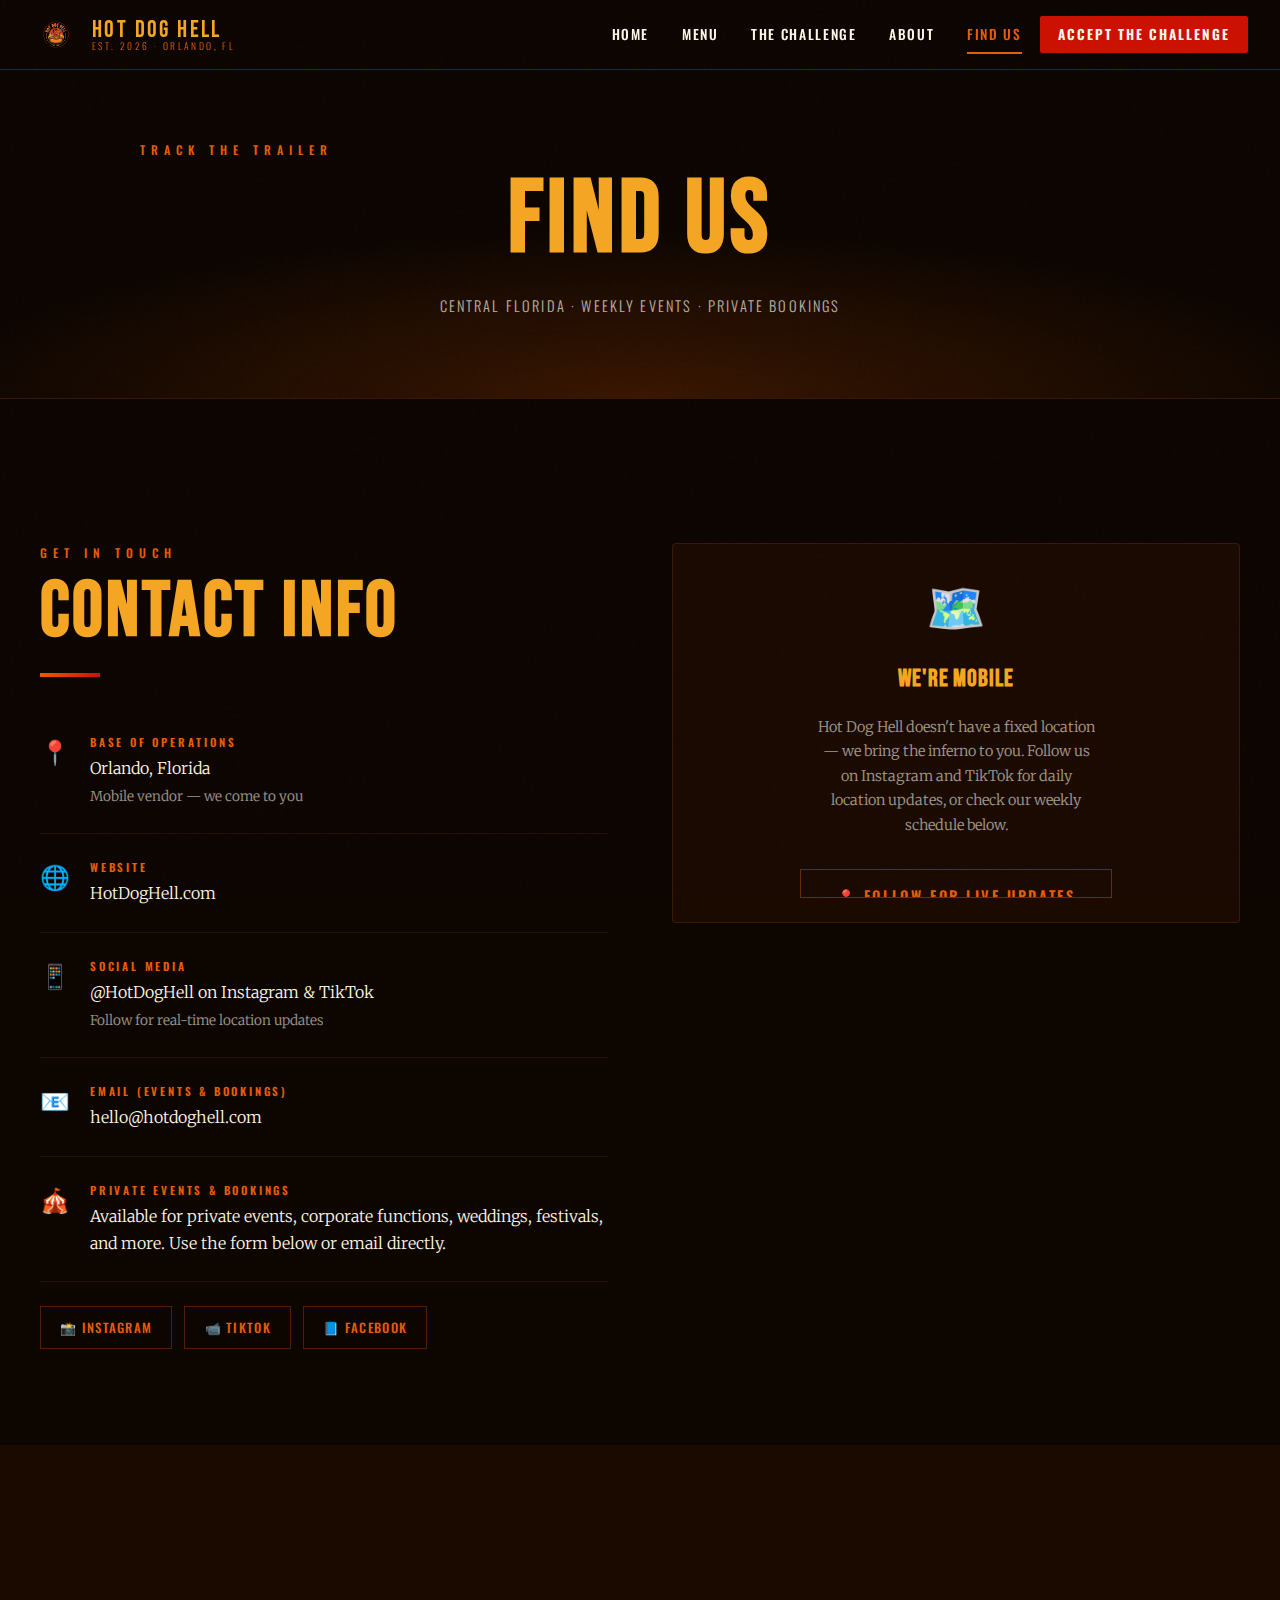
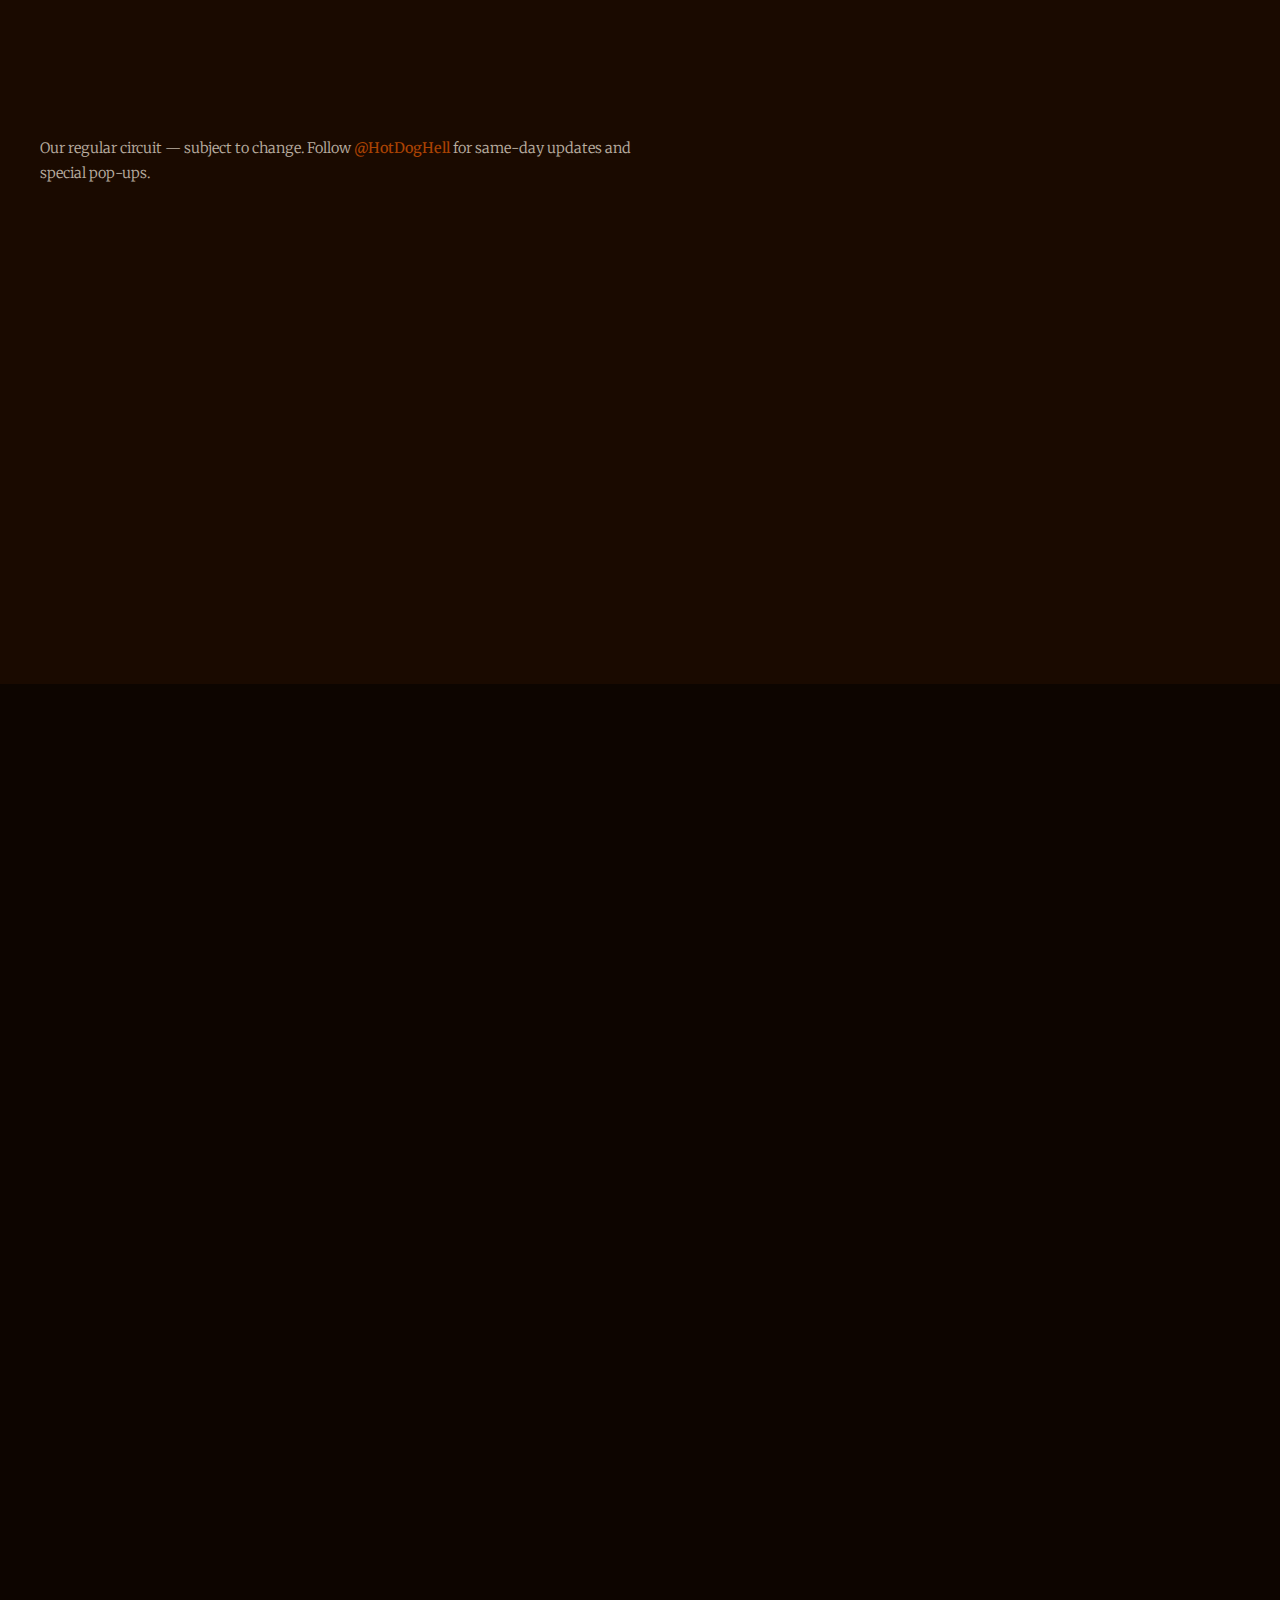
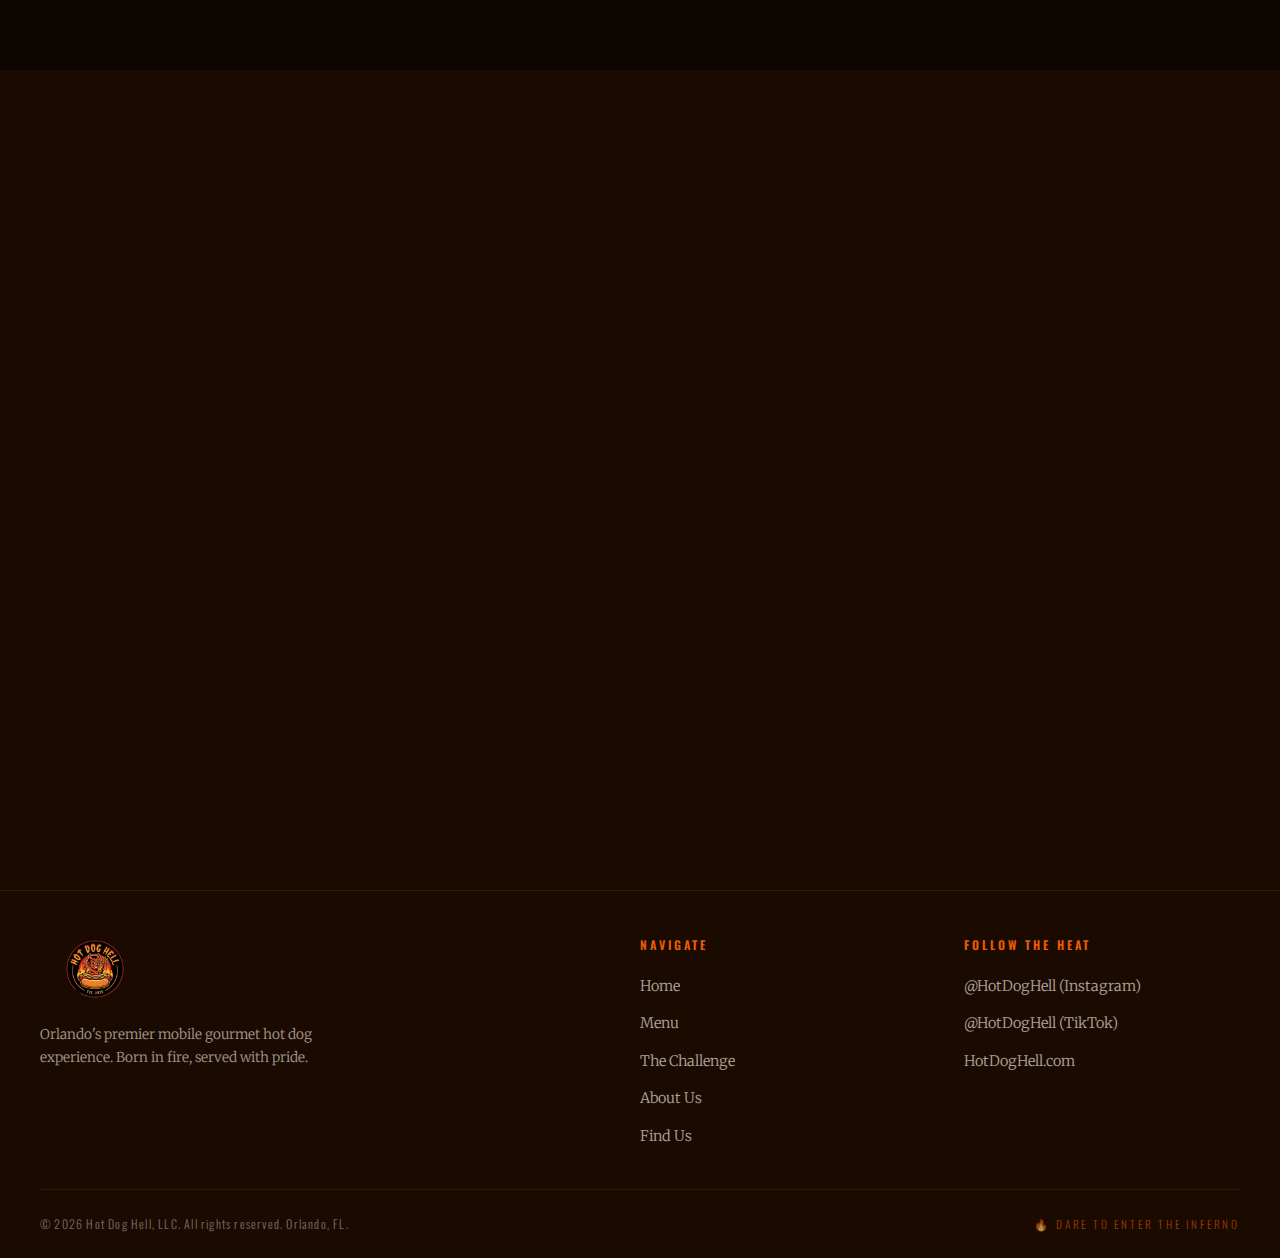
<file: contact.html>
<!DOCTYPE html>
<html lang="en">
<head>
  <meta charset="UTF-8">
  <meta name="viewport" content="width=device-width, initial-scale=1.0">
  <meta name="description" content="Find Hot Dog Hell — Orlando mobile food truck schedule, events, and contact information.">
  <title>Find Us | Hot Dog Hell</title>
  <link rel="icon" type="image/png" href="assets/images/logo.png">
  <link rel="stylesheet" href="assets/css/style.css">
  <style>
    .schedule-table {
      width: 100%;
      border-collapse: collapse;
      margin-top: 2rem;
      font-size: 0.9rem;
    }

    .schedule-table th {
      font-family: var(--font-heading);
      font-size: 0.7rem;
      font-weight: 600;
      letter-spacing: 0.2em;
      text-transform: uppercase;
      color: var(--hell-orange);
      padding: 0.75rem 1rem;
      text-align: left;
      border-bottom: 1px solid rgba(92,40,0,0.5);
      background: rgba(255,255,255,0.02);
    }

    .schedule-table td {
      padding: 1rem;
      border-bottom: 1px solid rgba(92,40,0,0.2);
      color: var(--hell-cream);
      vertical-align: middle;
    }

    .schedule-table tr:hover td {
      background: rgba(232,93,4,0.05);
    }

    .schedule-table td:first-child {
      font-family: var(--font-heading);
      font-weight: 600;
      color: var(--hell-gold);
    }

    .event-badge {
      display: inline-block;
      padding: 0.15rem 0.5rem;
      background: rgba(232,93,4,0.2);
      border: 1px solid rgba(232,93,4,0.3);
      font-family: var(--font-heading);
      font-size: 0.65rem;
      letter-spacing: 0.15em;
      text-transform: uppercase;
      color: var(--hell-orange);
      border-radius: 2px;
    }

    .event-badge.challenge { background: rgba(204,17,0,0.2); border-color: rgba(204,17,0,0.4); color: var(--hell-red-hot); }

    .contact-form {
      background: var(--hell-dark);
      border: 1px solid rgba(92,40,0,0.5);
      border-top: 3px solid var(--hell-orange);
      padding: 2.5rem;
    }

    .form-group {
      margin-bottom: 1.25rem;
    }

    .form-label {
      display: block;
      font-family: var(--font-heading);
      font-size: 0.7rem;
      font-weight: 600;
      letter-spacing: 0.2em;
      text-transform: uppercase;
      color: var(--hell-orange);
      margin-bottom: 0.5rem;
    }

    .form-input,
    .form-textarea,
    .form-select {
      width: 100%;
      background: rgba(255,255,255,0.04);
      border: 1px solid rgba(92,40,0,0.5);
      color: var(--hell-cream);
      padding: 0.75rem 1rem;
      font-family: var(--font-body);
      font-size: 0.9rem;
      outline: none;
      transition: border-color var(--transition);
      border-radius: 0;
      -webkit-appearance: none;
    }

    .form-input:focus,
    .form-textarea:focus,
    .form-select:focus {
      border-color: var(--hell-orange);
      background: rgba(232,93,4,0.05);
    }

    .form-input::placeholder,
    .form-textarea::placeholder {
      color: var(--hell-cream);
      opacity: 0.3;
    }

    .form-textarea {
      min-height: 140px;
      resize: vertical;
    }

    .form-select option {
      background: var(--hell-dark);
      color: var(--hell-cream);
    }

    .form-row {
      display: grid;
      grid-template-columns: 1fr 1fr;
      gap: 1rem;
    }

    .form-success {
      display: none;
      padding: 1rem;
      background: rgba(0,200,100,0.1);
      border: 1px solid rgba(0,200,100,0.3);
      color: #7FFFD4;
      font-family: var(--font-heading);
      font-size: 0.85rem;
      letter-spacing: 0.1em;
      margin-top: 1rem;
      text-align: center;
    }

    .faq-item {
      border-bottom: 1px solid rgba(92,40,0,0.3);
    }

    .faq-question {
      width: 100%;
      background: none;
      border: none;
      color: var(--hell-gold);
      font-family: var(--font-heading);
      font-size: 1rem;
      font-weight: 600;
      letter-spacing: 0.05em;
      text-align: left;
      padding: 1.25rem 0;
      cursor: pointer;
      display: flex;
      justify-content: space-between;
      align-items: center;
      transition: color var(--transition);
    }

    .faq-question:hover { color: var(--hell-orange); }

    .faq-chevron {
      font-size: 0.75rem;
      transition: transform var(--transition);
      color: var(--hell-orange);
    }

    .faq-answer {
      max-height: 0;
      overflow: hidden;
      transition: max-height 0.4s ease;
    }

    .faq-answer p {
      padding-bottom: 1.25rem;
      font-size: 0.9rem;
      color: var(--hell-cream);
      opacity: 0.8;
      max-width: none;
      line-height: 1.8;
    }

    .faq-item.open .faq-chevron { transform: rotate(90deg); }
    .faq-item.open .faq-answer { max-height: 600px; }

    @media (max-width: 600px) {
      .form-row { grid-template-columns: 1fr; }
    }
  </style>
</head>
<body>

  <!-- ── NAVBAR ── -->
  <nav class="navbar">
    <a href="index.html" class="nav-logo">
      <img src="assets/images/logo.png" alt="Hot Dog Hell Logo">
      <div class="nav-logo-text">
        Hot Dog Hell
        <span>Est. 2026 · Orlando, FL</span>
      </div>
    </a>
    <ul class="nav-links">
      <li><a href="index.html">Home</a></li>
      <li><a href="menu.html">Menu</a></li>
      <li><a href="challenge.html">The Challenge</a></li>
      <li><a href="about.html">About</a></li>
      <li><a href="contact.html">Find Us</a></li>
      <li><a href="challenge.html" class="nav-cta">Accept the Challenge</a></li>
    </ul>
    <button class="hamburger" aria-label="Toggle menu">
      <span></span><span></span><span></span>
    </button>
  </nav>

  <div class="mobile-nav">
    <a href="index.html">Home</a>
    <a href="menu.html">Menu</a>
    <a href="challenge.html">The Challenge</a>
    <a href="about.html">About</a>
    <a href="contact.html">Find Us</a>
  </div>

  <!-- ── PAGE HERO ── -->
  <div class="page-hero">
    <p class="section-label">Track the Trailer</p>
    <h1 class="section-title" style="font-size: clamp(3rem, 8vw, 7rem);">Find Us</h1>
    <p style="color: var(--hell-cream); opacity:0.7; font-family: var(--font-heading); letter-spacing:0.15em; font-size:0.9rem; text-transform:uppercase; margin: 0.75rem auto 0;">Central Florida · Weekly Events · Private Bookings</p>
  </div>

  <!-- ── CONTACT INFO ── -->
  <section class="contact-section">
    <div class="section-inner">
      <div class="contact-grid">

        <!-- Contact Details -->
        <div class="fade-up">
          <p class="section-label">Get In Touch</p>
          <h2 class="section-title">Contact Info</h2>
          <div class="section-divider"></div>

          <div class="contact-item">
            <span class="contact-icon">📍</span>
            <div>
              <div class="contact-label">Base of Operations</div>
              <p class="contact-value">Orlando, Florida<br><span style="font-size:0.85rem; opacity:0.6;">Mobile vendor — we come to you</span></p>
            </div>
          </div>

          <div class="contact-item">
            <span class="contact-icon">🌐</span>
            <div>
              <div class="contact-label">Website</div>
              <p class="contact-value">HotDogHell.com</p>
            </div>
          </div>

          <div class="contact-item">
            <span class="contact-icon">📱</span>
            <div>
              <div class="contact-label">Social Media</div>
              <p class="contact-value">@HotDogHell on Instagram & TikTok<br><span style="font-size:0.85rem; opacity:0.6;">Follow for real-time location updates</span></p>
            </div>
          </div>

          <div class="contact-item">
            <span class="contact-icon">📧</span>
            <div>
              <div class="contact-label">Email (Events & Bookings)</div>
              <p class="contact-value">hello@hotdoghell.com</p>
            </div>
          </div>

          <div class="contact-item">
            <span class="contact-icon">🎪</span>
            <div>
              <div class="contact-label">Private Events & Bookings</div>
              <p class="contact-value">Available for private events, corporate functions, weddings, festivals, and more. Use the form below or email directly.</p>
            </div>
          </div>

          <div class="social-links" style="margin-top:1.5rem;">
            <a href="#" class="social-link">📸 Instagram</a>
            <a href="#" class="social-link">📹 TikTok</a>
            <a href="#" class="social-link">📘 Facebook</a>
          </div>
        </div>

        <!-- Map placeholder -->
        <div class="fade-up">
          <div class="map-placeholder">
            <div class="map-icon">🗺️</div>
            <h3 style="font-family:var(--font-display); font-size:1.5rem; color:var(--hell-gold); margin-bottom:0.5rem;">We're Mobile</h3>
            <p>Hot Dog Hell doesn't have a fixed location — we bring the inferno to you. Follow us on Instagram and TikTok for daily location updates, or check our weekly schedule below.</p>
            <a href="#" class="btn btn-ghost" style="margin-top:1rem;">📍 Follow for Live Updates</a>
          </div>
        </div>

      </div>
    </div>
  </section>

  <!-- ── SCHEDULE ── -->
  <section style="background: var(--hell-dark); padding: 6rem 2rem;">
    <div class="section-inner">
      <p class="section-label fade-up">Regular Spots</p>
      <h2 class="section-title fade-up">Weekly Schedule</h2>
      <div class="section-divider fade-up"></div>
      <p class="fade-up" style="color:var(--hell-cream); opacity:0.7; font-size:0.9rem; margin-bottom:0.5rem;">Our regular circuit — subject to change. Follow <strong style="color:var(--hell-orange);">@HotDogHell</strong> for same-day updates and special pop-ups.</p>

      <div class="fade-up" style="overflow-x:auto;">
        <table class="schedule-table">
          <thead>
            <tr>
              <th>Day</th>
              <th>Time</th>
              <th>Location</th>
              <th>Area</th>
              <th>Notes</th>
            </tr>
          </thead>
          <tbody>
            <tr>
              <td>Wednesday</td>
              <td>11am – 3pm</td>
              <td>Audubon Park Garden Market</td>
              <td>Orlando (Winter Park adjacent)</td>
              <td><span class="event-badge">Weekly</span></td>
            </tr>
            <tr>
              <td>Thursday</td>
              <td>5pm – 9pm</td>
              <td>Downtown Orlando — Church St. Corridor</td>
              <td>Downtown Orlando</td>
              <td><span class="event-badge">Weekly</span></td>
            </tr>
            <tr>
              <td>Friday</td>
              <td>11am – 3pm</td>
              <td>UCF Area (Rotating Near Campus)</td>
              <td>East Orlando</td>
              <td><span class="event-badge">Weekly</span></td>
            </tr>
            <tr>
              <td>Saturday</td>
              <td>10am – 5pm</td>
              <td>Winter Park Farmers Market</td>
              <td>Winter Park</td>
              <td><span class="event-badge challenge">Challenge Day 🔥</span></td>
            </tr>
            <tr>
              <td>Saturday</td>
              <td>6pm – 10pm</td>
              <td>Mills 50 District (Rotating)</td>
              <td>Orlando</td>
              <td><span class="event-badge">Weekly</span></td>
            </tr>
            <tr>
              <td>Sunday</td>
              <td>12pm – 5pm</td>
              <td>Ivanhoe Village Market</td>
              <td>Orlando</td>
              <td><span class="event-badge">Bi-Weekly</span></td>
            </tr>
          </tbody>
        </table>
      </div>
    </div>
  </section>

  <!-- ── CONTACT FORM ── -->
  <section style="background: var(--hell-black); padding: 6rem 2rem;">
    <div class="section-inner">
      <div class="contact-grid">

        <div class="fade-up">
          <p class="section-label">Book Us or Say Hi</p>
          <h2 class="section-title">Send a Message</h2>
          <div class="section-divider"></div>
          <p style="color:var(--hell-cream); opacity:0.75; font-size:0.9rem;">Whether you want to book us for a private event, ask about catering, or just want to tell us about your Grim Weeper experience — use this form. We typically respond within 24–48 hours.</p>
          <br>
          <p style="color:var(--hell-cream); opacity:0.75; font-size:0.9rem;"><strong style="color:var(--hell-gold);">Private Events:</strong> We're available for birthday parties, corporate events, food festivals, wedding receptions, and more. Minimum booking is 2 hours.</p>
          <br>
          <p style="color:var(--hell-cream); opacity:0.75; font-size:0.9rem;"><strong style="color:var(--hell-gold);">Challenge Inquiries:</strong> Want to organize a group challenge? We can set up a dedicated Grim Weeper event with advance notice.</p>
        </div>

        <div class="contact-form fade-up">
          <h3 style="font-family:var(--font-display); font-size:1.8rem; color:var(--hell-gold); margin-bottom:1.5rem;">Contact Us</h3>

          <form id="contactForm" onsubmit="handleFormSubmit(event)">
            <div class="form-row">
              <div class="form-group">
                <label class="form-label" for="firstName">First Name</label>
                <input type="text" id="firstName" class="form-input" placeholder="Derek" required>
              </div>
              <div class="form-group">
                <label class="form-label" for="lastName">Last Name</label>
                <input type="text" id="lastName" class="form-input" placeholder="Wolf" required>
              </div>
            </div>

            <div class="form-group">
              <label class="form-label" for="email">Email Address</label>
              <input type="email" id="email" class="form-input" placeholder="you@example.com" required>
            </div>

            <div class="form-group">
              <label class="form-label" for="phone">Phone Number</label>
              <input type="tel" id="phone" class="form-input" placeholder="(407) 555-0000">
            </div>

            <div class="form-group">
              <label class="form-label" for="inquiry">Type of Inquiry</label>
              <select id="inquiry" class="form-select" required>
                <option value="" disabled selected>Select one...</option>
                <option value="private-event">Private Event Booking</option>
                <option value="corporate">Corporate Catering</option>
                <option value="challenge">Group Challenge Event</option>
                <option value="wedding">Wedding / Reception</option>
                <option value="festival">Festival / Market Inquiry</option>
                <option value="general">General Question</option>
                <option value="grim-weeper">Tell You About My Grim Weeper Experience</option>
              </select>
            </div>

            <div class="form-group">
              <label class="form-label" for="message">Message</label>
              <textarea id="message" class="form-textarea" placeholder="Tell us about your event, date, expected attendance, or just say hi..." required></textarea>
            </div>

            <button type="submit" class="btn btn-primary" style="width:100%; text-align:center;">Send Message 🔥</button>

            <div class="form-success" id="formSuccess">
              🔥 Message received! We'll get back to you within 24–48 hours.
            </div>
          </form>
        </div>

      </div>
    </div>
  </section>

  <!-- ── FAQ ── -->
  <section style="background: var(--hell-dark); padding: 6rem 2rem;">
    <div class="section-inner" style="max-width:800px;">
      <p class="section-label fade-up" style="text-align:center;">Got Questions?</p>
      <h2 class="section-title fade-up" style="text-align:center;">FAQ</h2>
      <div class="section-divider fade-up" style="margin:0 auto 2.5rem;"></div>

      <div class="fade-up" id="faqContainer">

        <div class="faq-item">
          <button class="faq-question">
            Where exactly is your cart located?
            <span class="faq-chevron">▶</span>
          </button>
          <div class="faq-answer">
            <p>We're a mobile vendor, so our location changes daily. The most reliable way to find us is to follow @HotDogHell on Instagram and TikTok — we post our location every morning we're out. Our schedule above covers our regular weekly spots, but special events happen frequently.</p>
          </div>
        </div>

        <div class="faq-item">
          <button class="faq-question">
            Can I pre-order or order online?
            <span class="faq-chevron">▶</span>
          </button>
          <div class="faq-answer">
            <p>Currently we're a walk-up cart only — no pre-orders or online ordering. For private events, we'll set up ordering arrangements specific to your event. Online ordering is something we're exploring for the future.</p>
          </div>
        </div>

        <div class="faq-item">
          <button class="faq-question">
            How do I book you for a private event?
            <span class="faq-chevron">▶</span>
          </button>
          <div class="faq-answer">
            <p>Use the contact form above or email hello@hotdoghell.com. Include your event date, approximate number of guests, duration, and location. We'll get back to you within 24–48 hours with availability and pricing. We recommend reaching out at least 4–6 weeks in advance for larger events.</p>
          </div>
        </div>

        <div class="faq-item">
          <button class="faq-question">
            Do I have to sign the waiver just to eat regular menu items?
            <span class="faq-chevron">▶</span>
          </button>
          <div class="faq-answer">
            <p>No — the waiver is only required to participate in the Grim Weeper Challenge. All other menu items, including our spiciest heat-seeker options, are available without any paperwork. The waiver is specifically for the timed challenge format with the extreme capsaicin-extract dog.</p>
          </div>
        </div>

        <div class="faq-item">
          <button class="faq-question">
            What if I have a food allergy?
            <span class="faq-chevron">▶</span>
          </button>
          <div class="faq-answer">
            <p>Please let us know before ordering. We can tell you exactly what's in each item. We cannot guarantee a fully allergy-free environment as all items are prepared in a shared space, but we take care to communicate ingredients accurately. If you have a severe allergy to peppers or capsaicin, please do not attempt any of our heat-tier items.</p>
          </div>
        </div>

        <div class="faq-item">
          <button class="faq-question">
            What payment methods do you accept?
            <span class="faq-chevron">▶</span>
          </button>
          <div class="faq-answer">
            <p>We accept all major credit and debit cards, Apple Pay, Google Pay, and cash. We always have change. Card is fastest during busy periods.</p>
          </div>
        </div>

        <div class="faq-item">
          <button class="faq-question">
            Do you ever run out of the challenge dog?
            <span class="faq-chevron">▶</span>
          </button>
          <div class="faq-answer">
            <p>Yes. The Grim Weeper challenge is limited to a set number of attempts per event to ensure we can give each challenger proper attention and have a staff member present for the full duration. Challenge slots are first-come, first-served on challenge days. Saturdays at the Winter Park Farmers Market are our primary challenge day.</p>
          </div>
        </div>

      </div>
    </div>
  </section>

  <!-- ── FOOTER ── -->
  <footer>
    <div class="footer-inner">
      <div class="footer-top">
        <div class="footer-brand">
          <img src="assets/images/logo.png" alt="Hot Dog Hell">
          <p>Orlando's premier mobile gourmet hot dog experience. Born in fire, served with pride.</p>
        </div>
        <div class="footer-col">
          <h4>Navigate</h4>
          <ul>
            <li><a href="index.html">Home</a></li>
            <li><a href="menu.html">Menu</a></li>
            <li><a href="challenge.html">The Challenge</a></li>
            <li><a href="about.html">About Us</a></li>
            <li><a href="contact.html">Find Us</a></li>
          </ul>
        </div>
        <div class="footer-col">
          <h4>Follow the Heat</h4>
          <ul>
            <li><a href="#">@HotDogHell (Instagram)</a></li>
            <li><a href="#">@HotDogHell (TikTok)</a></li>
            <li><a href="#">HotDogHell.com</a></li>
          </ul>
        </div>
      </div>
      <div class="footer-bottom">
        <span class="footer-copyright">© 2026 Hot Dog Hell, LLC. All rights reserved. Orlando, FL.</span>
        <span class="footer-tagline">🔥 Dare to Enter the Inferno</span>
      </div>
    </div>
  </footer>

  <script src="assets/js/main.js"></script>
  <script>
    // FAQ accordion
    document.querySelectorAll('.faq-question').forEach(btn => {
      btn.addEventListener('click', () => {
        const item = btn.closest('.faq-item');
        const wasOpen = item.classList.contains('open');
        document.querySelectorAll('.faq-item').forEach(i => i.classList.remove('open'));
        if (!wasOpen) item.classList.add('open');
      });
    });

    // Form submit
    function handleFormSubmit(e) {
      e.preventDefault();
      const btn = e.target.querySelector('button[type="submit"]');
      btn.textContent = 'Sending...';
      btn.disabled = true;
      setTimeout(() => {
        document.getElementById('formSuccess').style.display = 'block';
        e.target.reset();
        btn.textContent = 'Send Message 🔥';
        btn.disabled = false;
      }, 1200);
    }
  </script>
</body>
</html>
</file>
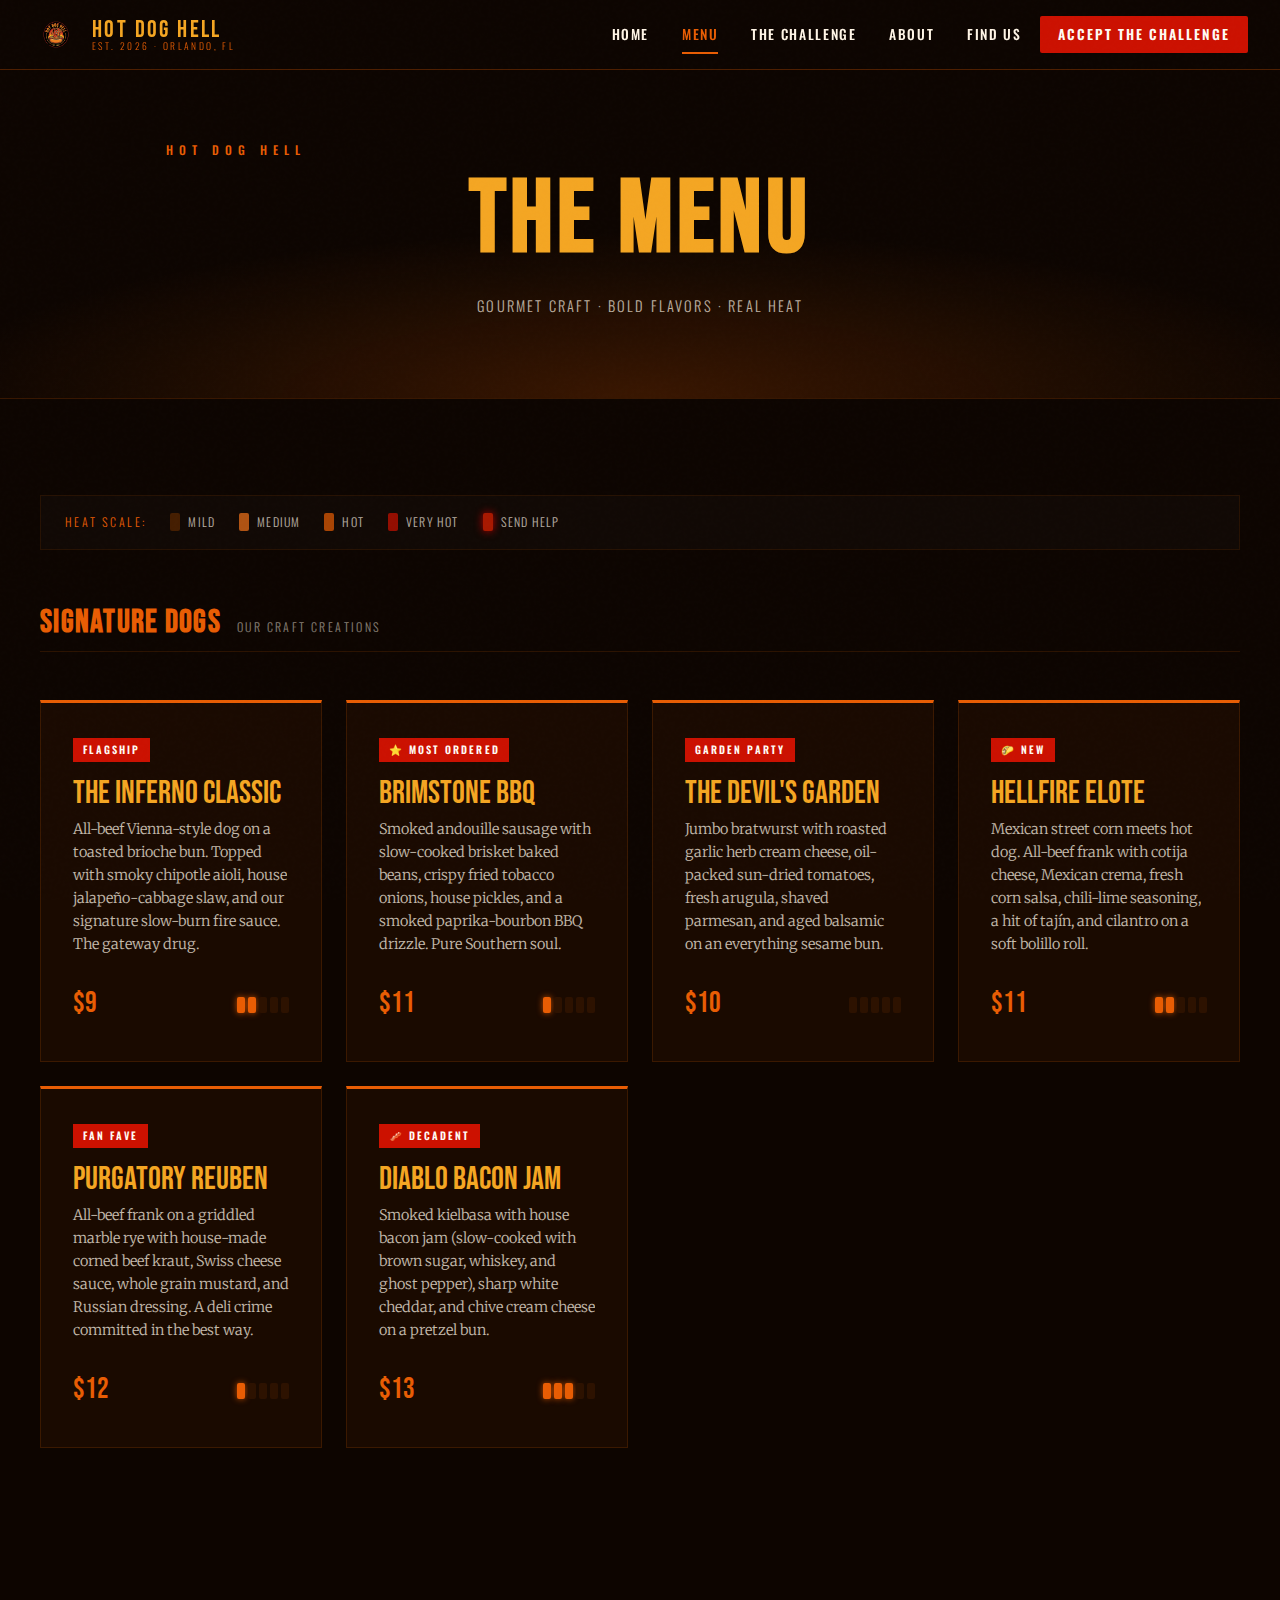
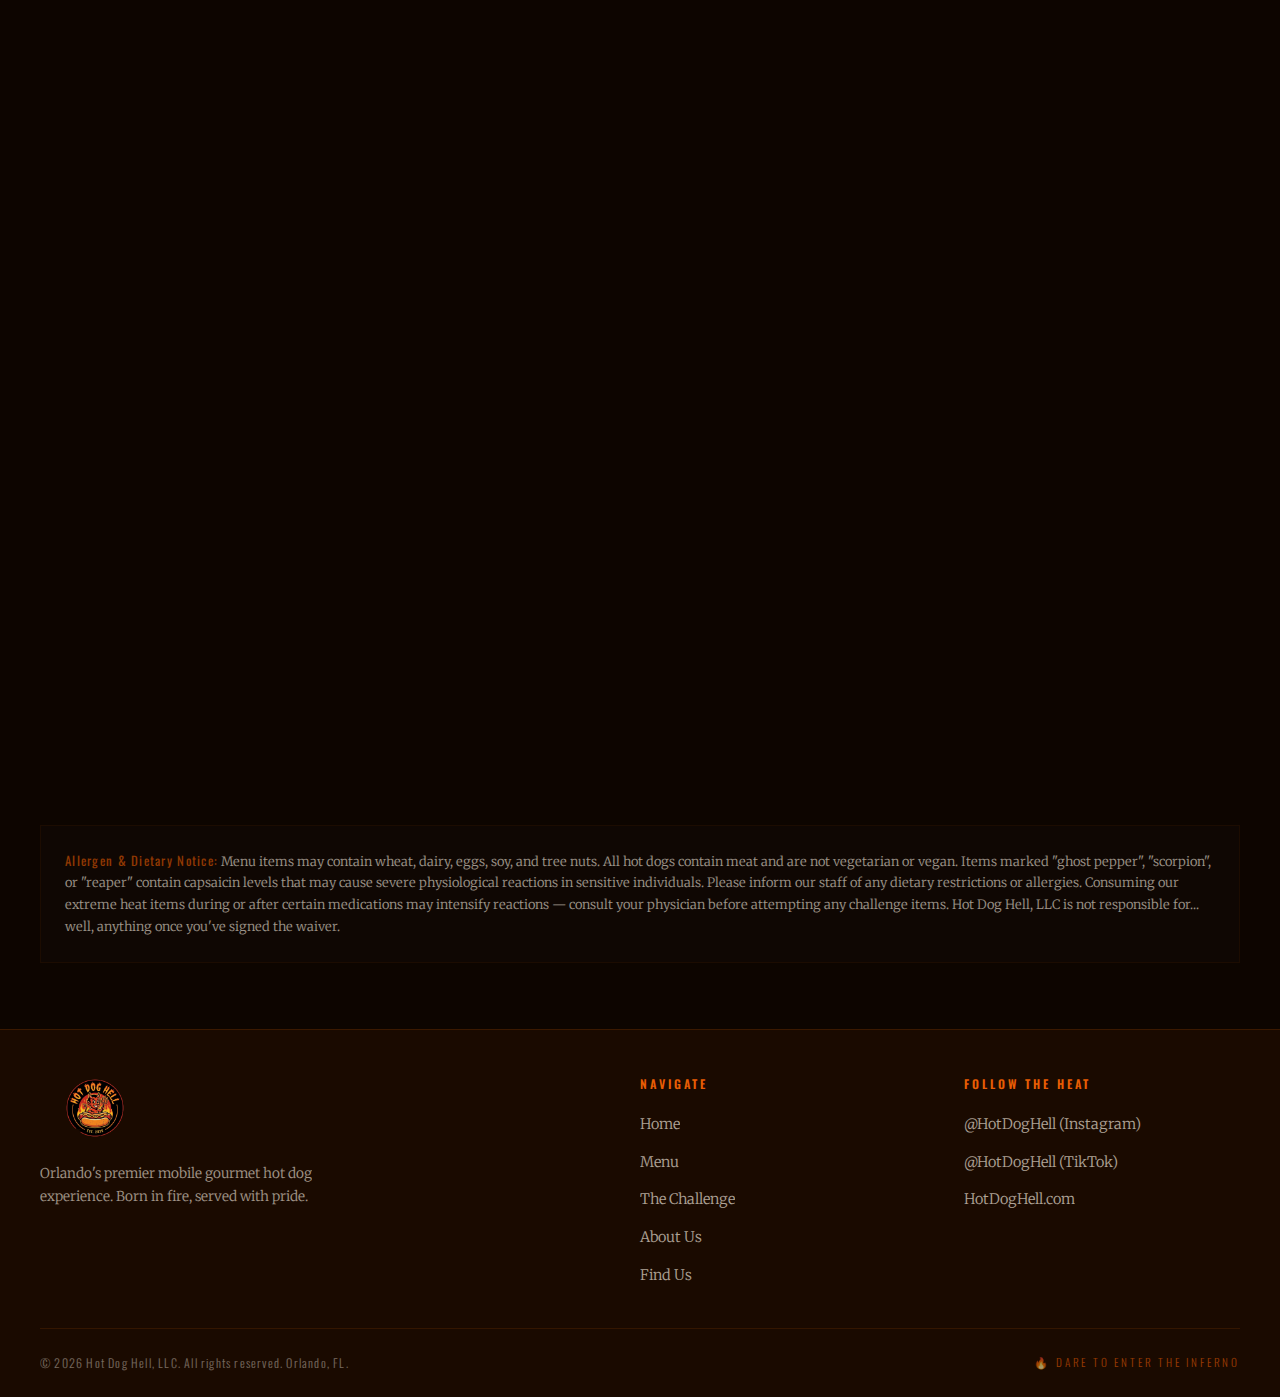
<file: menu.html>
<!DOCTYPE html>
<html lang="en">
<head>
  <meta charset="UTF-8">
  <meta name="viewport" content="width=device-width, initial-scale=1.0">
  <meta name="description" content="Hot Dog Hell Menu — Gourmet hot dogs from mild to legendary. Orlando's most creative mobile food vendor.">
  <title>Menu | Hot Dog Hell</title>
  <link rel="icon" type="image/png" href="assets/images/logo.png">
  <link rel="stylesheet" href="assets/css/style.css">
  <style>
    /* ── MENU PAGE EXTRAS ── */
    .menu-page-filter {
      display: flex;
      gap: 0.5rem;
      flex-wrap: wrap;
      margin-bottom: 2.5rem;
    }

    .filter-btn {
      padding: 0.45rem 1.1rem;
      font-family: var(--font-heading);
      font-size: 0.75rem;
      font-weight: 500;
      letter-spacing: 0.15em;
      text-transform: uppercase;
      border: 1px solid rgba(92, 40, 0, 0.6);
      background: transparent;
      color: var(--hell-cream);
      cursor: pointer;
      transition: all var(--transition);
      opacity: 0.7;
    }

    .filter-btn:hover,
    .filter-btn.active {
      background: var(--hell-orange);
      border-color: var(--hell-orange);
      color: var(--hell-black);
      opacity: 1;
    }

    .heat-legend {
      display: flex;
      align-items: center;
      gap: 1.5rem;
      margin-bottom: 2rem;
      flex-wrap: wrap;
      padding: 1rem 1.5rem;
      background: rgba(255,255,255,0.02);
      border: 1px solid rgba(92,40,0,0.3);
    }

    .heat-legend-item {
      display: flex;
      align-items: center;
      gap: 0.5rem;
      font-family: var(--font-heading);
      font-size: 0.75rem;
      letter-spacing: 0.1em;
      text-transform: uppercase;
      color: var(--hell-cream);
      opacity: 0.7;
    }

    .heat-swatch {
      width: 10px;
      height: 18px;
      border-radius: 2px;
    }

    .menu-section-header {
      margin: 3.5rem 0 1.5rem;
      padding-bottom: 0.75rem;
      border-bottom: 1px solid rgba(92,40,0,0.4);
      display: flex;
      align-items: baseline;
      gap: 1rem;
    }

    .menu-section-header h3 {
      font-family: var(--font-display);
      font-size: 2rem;
      color: var(--hell-orange);
    }

    .menu-section-header span {
      font-family: var(--font-heading);
      font-size: 0.75rem;
      letter-spacing: 0.2em;
      color: var(--hell-cream);
      opacity: 0.5;
      text-transform: uppercase;
    }

    .menu-card-full .menu-card-badges {
      display: flex;
      gap: 0.4rem;
      margin-bottom: 0.75rem;
      flex-wrap: wrap;
    }

    .allergen-note {
      margin-top: 4rem;
      padding: 1.5rem;
      background: rgba(255,255,255,0.02);
      border: 1px solid rgba(92,40,0,0.3);
      font-size: 0.8rem;
      color: var(--hell-cream);
      opacity: 0.6;
      line-height: 1.7;
      max-width: none;
    }

    .allergen-note strong {
      color: var(--hell-orange);
      font-family: var(--font-heading);
      letter-spacing: 0.1em;
    }
  </style>
</head>
<body>

  <!-- ── NAVBAR ── -->
  <nav class="navbar">
    <a href="index.html" class="nav-logo">
      <img src="assets/images/logo.png" alt="Hot Dog Hell Logo">
      <div class="nav-logo-text">
        Hot Dog Hell
        <span>Est. 2026 · Orlando, FL</span>
      </div>
    </a>
    <ul class="nav-links">
      <li><a href="index.html">Home</a></li>
      <li><a href="menu.html">Menu</a></li>
      <li><a href="challenge.html">The Challenge</a></li>
      <li><a href="about.html">About</a></li>
      <li><a href="contact.html">Find Us</a></li>
      <li><a href="challenge.html" class="nav-cta">Accept the Challenge</a></li>
    </ul>
    <button class="hamburger" aria-label="Toggle menu">
      <span></span><span></span><span></span>
    </button>
  </nav>

  <div class="mobile-nav">
    <a href="index.html">Home</a>
    <a href="menu.html">Menu</a>
    <a href="challenge.html">The Challenge</a>
    <a href="about.html">About</a>
    <a href="contact.html">Find Us</a>
  </div>

  <!-- ── PAGE HERO ── -->
  <div class="page-hero">
    <p class="section-label">Hot Dog Hell</p>
    <h1 class="section-title" style="font-size: clamp(3rem, 8vw, 7rem);">The Menu</h1>
    <p style="color: var(--hell-cream); opacity:0.7; font-family: var(--font-heading); letter-spacing:0.15em; font-size:0.9rem; text-transform:uppercase; margin: 0.75rem auto 0;">Gourmet Craft · Bold Flavors · Real Heat</p>
  </div>

  <!-- ── MENU CONTENT ── -->
  <section class="menu-section">
    <div class="section-inner">

      <!-- Heat Legend -->
      <div class="heat-legend fade-up">
        <span style="font-family:var(--font-heading); font-size:0.75rem; letter-spacing:0.2em; text-transform:uppercase; color:var(--hell-orange); opacity:1;">Heat Scale:</span>
        <div class="heat-legend-item">
          <div class="heat-swatch" style="background: var(--hell-mid);"></div> Mild
        </div>
        <div class="heat-legend-item">
          <div class="heat-swatch" style="background: var(--hell-fire);"></div> Medium
        </div>
        <div class="heat-legend-item">
          <div class="heat-swatch" style="background: var(--hell-orange);"></div> Hot
        </div>
        <div class="heat-legend-item">
          <div class="heat-swatch" style="background: var(--hell-red);"></div> Very Hot
        </div>
        <div class="heat-legend-item" style="animation: pipFlicker 0.5s ease-in-out infinite alternate;">
          <div class="heat-swatch" style="background: var(--hell-red-hot); box-shadow: 0 0 8px red;"></div> Send Help
        </div>
      </div>

      <!-- Signature Dogs -->
      <div class="menu-section-header fade-up">
        <h3>Signature Dogs</h3>
        <span>Our Craft Creations</span>
      </div>

      <div class="menu-grid stagger-children">

        <div class="menu-card">
          <div class="menu-card-badge">Flagship</div>
          <div class="menu-card-name">The Inferno Classic</div>
          <p class="menu-card-desc">All-beef Vienna-style dog on a toasted brioche bun. Topped with smoky chipotle aioli, house jalapeño-cabbage slaw, and our signature slow-burn fire sauce. The gateway drug.</p>
          <div class="menu-card-footer">
            <span class="menu-price">$9</span>
            <div class="heat-meter" data-heat="2"></div>
          </div>
        </div>

        <div class="menu-card">
          <div class="menu-card-badge">⭐ Most Ordered</div>
          <div class="menu-card-name">Brimstone BBQ</div>
          <p class="menu-card-desc">Smoked andouille sausage with slow-cooked brisket baked beans, crispy fried tobacco onions, house pickles, and a smoked paprika-bourbon BBQ drizzle. Pure Southern soul.</p>
          <div class="menu-card-footer">
            <span class="menu-price">$11</span>
            <div class="heat-meter" data-heat="1"></div>
          </div>
        </div>

        <div class="menu-card">
          <div class="menu-card-badge">Garden Party</div>
          <div class="menu-card-name">The Devil's Garden</div>
          <p class="menu-card-desc">Jumbo bratwurst with roasted garlic herb cream cheese, oil-packed sun-dried tomatoes, fresh arugula, shaved parmesan, and aged balsamic on an everything sesame bun.</p>
          <div class="menu-card-footer">
            <span class="menu-price">$10</span>
            <div class="heat-meter" data-heat="0"></div>
          </div>
        </div>

        <div class="menu-card">
          <div class="menu-card-badge">🌮 New</div>
          <div class="menu-card-name">Hellfire Elote</div>
          <p class="menu-card-desc">Mexican street corn meets hot dog. All-beef frank with cotija cheese, Mexican crema, fresh corn salsa, chili-lime seasoning, a hit of tajín, and cilantro on a soft bolillo roll.</p>
          <div class="menu-card-footer">
            <span class="menu-price">$11</span>
            <div class="heat-meter" data-heat="2"></div>
          </div>
        </div>

        <div class="menu-card">
          <div class="menu-card-badge">Fan Fave</div>
          <div class="menu-card-name">Purgatory Reuben</div>
          <p class="menu-card-desc">All-beef frank on a griddled marble rye with house-made corned beef kraut, Swiss cheese sauce, whole grain mustard, and Russian dressing. A deli crime committed in the best way.</p>
          <div class="menu-card-footer">
            <span class="menu-price">$12</span>
            <div class="heat-meter" data-heat="1"></div>
          </div>
        </div>

        <div class="menu-card">
          <div class="menu-card-badge">🥓 Decadent</div>
          <div class="menu-card-name">Diablo Bacon Jam</div>
          <p class="menu-card-desc">Smoked kielbasa with house bacon jam (slow-cooked with brown sugar, whiskey, and ghost pepper), sharp white cheddar, and chive cream cheese on a pretzel bun.</p>
          <div class="menu-card-footer">
            <span class="menu-price">$13</span>
            <div class="heat-meter" data-heat="3"></div>
          </div>
        </div>

      </div>

      <!-- Heat Seekers -->
      <div class="menu-section-header fade-up">
        <h3>🔥 Heat Seekers</h3>
        <span>Proceed With Caution</span>
      </div>

      <div class="menu-grid stagger-children">

        <div class="menu-card">
          <div class="menu-card-badge">🔥 Hot</div>
          <div class="menu-card-name">Seventh Circle</div>
          <p class="menu-card-desc">Ghost pepper-infused pork sausage, habanero mango salsa, scorpion pepper cheese sauce, pickled red onion, and a jalapeño-infused olive oil drizzle on a black charcoal bun.</p>
          <div class="menu-card-footer">
            <span class="menu-price">$13</span>
            <div class="heat-meter" data-heat="4"></div>
          </div>
        </div>

        <div class="menu-card">
          <div class="menu-card-badge">🔥 Very Hot</div>
          <div class="menu-card-name">The Reaper's Gate</div>
          <p class="menu-card-desc">Carolina Reaper sausage, reaper pepper relish, scorpion salt crust, habanero mustard, and pure ghost pepper sauce. Last warning before the Grim Weeper territory.</p>
          <div class="menu-card-footer">
            <span class="menu-price">$14</span>
            <div class="heat-meter" data-heat="4"></div>
          </div>
        </div>

        <div class="menu-card" style="border-top-color: var(--hell-red);">
          <div class="menu-card-badge" style="background:var(--hell-red);">☠️ Challenge</div>
          <div class="menu-card-name" style="color:var(--hell-red);">Grim Weeper</div>
          <p class="menu-card-desc">The one. Carolina Reaper, Trinidad Scorpion pepper, ghost pepper extract, Da Bomb Beyond Insanity sauce, and concentrated capsaicin extract. <strong style="color:var(--hell-red)">Waiver required. Milk not provided.</strong></p>
          <div class="menu-card-footer">
            <span class="menu-price" style="color:var(--hell-red);">$15</span>
            <div class="heat-meter" data-heat="5"></div>
          </div>
        </div>

      </div>

      <!-- Sides & Drinks -->
      <div class="menu-section-header fade-up">
        <h3>Sides & Drinks</h3>
        <span>The Supporting Cast</span>
      </div>

      <div class="menu-grid stagger-children">

        <div class="menu-card">
          <div class="menu-card-name" style="font-size:1.5rem;">Hell Fries</div>
          <p class="menu-card-desc">Crispy hand-cut fries tossed in our house hell spice blend — paprika, cayenne, garlic, and brown sugar. Addictive.</p>
          <div class="menu-card-footer">
            <span class="menu-price">$5</span>
            <div class="heat-meter" data-heat="2"></div>
          </div>
        </div>

        <div class="menu-card">
          <div class="menu-card-name" style="font-size:1.5rem;">Loaded Hell Fries</div>
          <p class="menu-card-desc">Hell Fries smothered in scorpion pepper cheese sauce, jalapeño bacon bits, pickled jalapeños, and chipotle sour cream.</p>
          <div class="menu-card-footer">
            <span class="menu-price">$8</span>
            <div class="heat-meter" data-heat="3"></div>
          </div>
        </div>

        <div class="menu-card">
          <div class="menu-card-name" style="font-size:1.5rem;">Drinks</div>
          <p class="menu-card-desc">Canned sodas, sparkling water, and bottled water. (Milk and milk products are NOT available at the challenge station — that's the point.)</p>
          <div class="menu-card-footer">
            <span class="menu-price">$2–3</span>
            <div class="heat-meter" data-heat="0"></div>
          </div>
        </div>

      </div>

      <!-- Allergen Note -->
      <div class="allergen-note fade-up">
        <strong>Allergen & Dietary Notice:</strong> Menu items may contain wheat, dairy, eggs, soy, and tree nuts. All hot dogs contain meat and are not vegetarian or vegan. Items marked "ghost pepper", "scorpion", or "reaper" contain capsaicin levels that may cause severe physiological reactions in sensitive individuals. Please inform our staff of any dietary restrictions or allergies. Consuming our extreme heat items during or after certain medications may intensify reactions — consult your physician before attempting any challenge items. Hot Dog Hell, LLC is not responsible for... well, anything once you've signed the waiver.
      </div>

    </div>
  </section>

  <!-- ── FOOTER ── -->
  <footer>
    <div class="footer-inner">
      <div class="footer-top">
        <div class="footer-brand">
          <img src="assets/images/logo.png" alt="Hot Dog Hell">
          <p>Orlando's premier mobile gourmet hot dog experience. Born in fire, served with pride.</p>
        </div>
        <div class="footer-col">
          <h4>Navigate</h4>
          <ul>
            <li><a href="index.html">Home</a></li>
            <li><a href="menu.html">Menu</a></li>
            <li><a href="challenge.html">The Challenge</a></li>
            <li><a href="about.html">About Us</a></li>
            <li><a href="contact.html">Find Us</a></li>
          </ul>
        </div>
        <div class="footer-col">
          <h4>Follow the Heat</h4>
          <ul>
            <li><a href="#">@HotDogHell (Instagram)</a></li>
            <li><a href="#">@HotDogHell (TikTok)</a></li>
            <li><a href="#">HotDogHell.com</a></li>
          </ul>
        </div>
      </div>
      <div class="footer-bottom">
        <span class="footer-copyright">© 2026 Hot Dog Hell, LLC. All rights reserved. Orlando, FL.</span>
        <span class="footer-tagline">🔥 Dare to Enter the Inferno</span>
      </div>
    </div>
  </footer>

  <script src="assets/js/main.js"></script>
</body>
</html>
</file>
<file: assets/css/style.css>
/* ============================================================
   HOT DOG HELL — Main Stylesheet
   Fire-forged, hand-crafted, hell-approved.
   ============================================================ */

@import url('https://fonts.googleapis.com/css2?family=Bebas+Neue&family=Oswald:wght@300;400;500;600;700&family=Merriweather:ital,wght@0,300;0,700;1,300&display=swap');

/* ── VARIABLES ── */
:root {
  --hell-black:    #0D0500;
  --hell-dark:     #1A0A00;
  --hell-brown:    #2D1200;
  --hell-mid:      #5C2800;
  --hell-red:      #CC1100;
  --hell-red-hot:  #E82000;
  --hell-orange:   #E85D04;
  --hell-fire:     #F4731A;
  --hell-gold:     #F4A623;
  --hell-cream:    #FFF5E6;
  --hell-white:    #FFFAF4;
  --font-display:  'Bebas Neue', Impact, sans-serif;
  --font-heading:  'Oswald', sans-serif;
  --font-body:     'Merriweather', Georgia, serif;
  --transition:    0.3s cubic-bezier(0.25, 0.46, 0.45, 0.94);
  --glow-orange:   0 0 30px rgba(232, 93, 4, 0.5), 0 0 60px rgba(232, 93, 4, 0.2);
  --glow-red:      0 0 30px rgba(204, 17, 0, 0.5), 0 0 60px rgba(204, 17, 0, 0.2);
}

/* ── RESET & BASE ── */
*, *::before, *::after { box-sizing: border-box; margin: 0; padding: 0; }

html { scroll-behavior: smooth; font-size: 16px; }

body {
  background-color: var(--hell-black);
  color: var(--hell-cream);
  font-family: var(--font-body);
  font-weight: 300;
  line-height: 1.7;
  overflow-x: hidden;
  cursor: default;
}

/* ── SCROLLBAR ── */
::-webkit-scrollbar { width: 6px; }
::-webkit-scrollbar-track { background: var(--hell-black); }
::-webkit-scrollbar-thumb { background: var(--hell-orange); border-radius: 3px; }

/* ── SELECTION ── */
::selection { background: var(--hell-orange); color: var(--hell-black); }

/* ── FLAME CURSOR ── */
body { cursor: url("data:image/svg+xml,%3Csvg xmlns='http://www.w3.org/2000/svg' width='20' height='20' viewBox='0 0 20 20'%3E%3Ccircle cx='10' cy='10' r='4' fill='%23E85D04'/%3E%3C/svg%3E") 10 10, auto; }

/* ── TYPOGRAPHY ── */
h1, h2, h3, h4, h5, h6 {
  font-family: var(--font-display);
  letter-spacing: 0.04em;
  line-height: 1.05;
  color: var(--hell-gold);
}

p { max-width: 68ch; }

a { color: var(--hell-orange); text-decoration: none; transition: color var(--transition); }
a:hover { color: var(--hell-gold); }

/* ── NOISE TEXTURE OVERLAY ── */
body::before {
  content: '';
  position: fixed;
  inset: 0;
  background-image: url("data:image/svg+xml,%3Csvg viewBox='0 0 256 256' xmlns='http://www.w3.org/2000/svg'%3E%3Cfilter id='noise'%3E%3CfeTurbulence type='fractalNoise' baseFrequency='0.9' numOctaves='4' stitchTiles='stitch'/%3E%3C/filter%3E%3Crect width='100%25' height='100%25' filter='url(%23noise)' opacity='0.04'/%3E%3C/svg%3E");
  pointer-events: none;
  z-index: 9999;
  opacity: 0.35;
}

/* ============================================================
   NAVBAR
   ============================================================ */
.navbar {
  position: fixed;
  top: 0;
  left: 0;
  right: 0;
  z-index: 1000;
  display: flex;
  align-items: center;
  justify-content: space-between;
  padding: 0 2rem;
  height: 70px;
  background: rgba(13, 5, 0, 0.9);
  backdrop-filter: blur(12px);
  border-bottom: 1px solid rgba(232, 93, 4, 0.3);
  transition: all var(--transition);
}

.navbar.scrolled {
  background: rgba(13, 5, 0, 0.98);
  border-bottom-color: var(--hell-orange);
  box-shadow: 0 4px 30px rgba(232, 93, 4, 0.2);
}

.nav-logo {
  display: flex;
  align-items: center;
  gap: 0.75rem;
  text-decoration: none;
}

.nav-logo img {
  height: 48px;
  width: 48px;
  object-fit: contain;
  border-radius: 50%;
  transition: transform var(--transition);
}

.nav-logo:hover img { transform: rotate(-10deg) scale(1.05); }

.nav-logo-text {
  font-family: var(--font-display);
  font-size: 1.5rem;
  letter-spacing: 0.1em;
  color: var(--hell-gold);
  line-height: 1;
}

.nav-logo-text span {
  display: block;
  font-family: var(--font-heading);
  font-size: 0.6rem;
  font-weight: 300;
  letter-spacing: 0.25em;
  color: var(--hell-orange);
  text-transform: uppercase;
}

.nav-links {
  display: flex;
  align-items: center;
  gap: 0.25rem;
  list-style: none;
}

.nav-links a {
  display: block;
  padding: 0.4rem 0.9rem;
  font-family: var(--font-heading);
  font-size: 0.85rem;
  font-weight: 500;
  letter-spacing: 0.12em;
  text-transform: uppercase;
  color: var(--hell-cream);
  position: relative;
  transition: color var(--transition);
}

.nav-links a::after {
  content: '';
  position: absolute;
  bottom: -2px;
  left: 0.9rem;
  right: 0.9rem;
  height: 2px;
  background: var(--hell-orange);
  transform: scaleX(0);
  transition: transform var(--transition);
}

.nav-links a:hover { color: var(--hell-gold); }
.nav-links a:hover::after { transform: scaleX(1); }
.nav-links a.active { color: var(--hell-orange); }
.nav-links a.active::after { transform: scaleX(1); }

.nav-cta {
  background: var(--hell-red) !important;
  color: var(--hell-white) !important;
  border-radius: 2px;
  padding: 0.45rem 1.1rem !important;
  font-weight: 600 !important;
  letter-spacing: 0.15em !important;
  transition: background var(--transition), transform var(--transition) !important;
}

.nav-cta:hover {
  background: var(--hell-red-hot) !important;
  transform: translateY(-1px);
}

.nav-cta::after { display: none !important; }

/* Hamburger */
.hamburger {
  display: none;
  flex-direction: column;
  gap: 5px;
  cursor: pointer;
  padding: 4px;
  background: none;
  border: none;
}

.hamburger span {
  display: block;
  width: 24px;
  height: 2px;
  background: var(--hell-gold);
  transition: all var(--transition);
}

.hamburger.open span:nth-child(1) { transform: translateY(7px) rotate(45deg); }
.hamburger.open span:nth-child(2) { opacity: 0; }
.hamburger.open span:nth-child(3) { transform: translateY(-7px) rotate(-45deg); }

/* Mobile nav */
.mobile-nav {
  display: none;
  position: fixed;
  top: 70px;
  left: 0;
  right: 0;
  bottom: 0;
  background: rgba(13, 5, 0, 0.97);
  z-index: 999;
  flex-direction: column;
  align-items: center;
  justify-content: center;
  gap: 1.5rem;
  opacity: 0;
  pointer-events: none;
  transition: opacity var(--transition);
}

.mobile-nav.open {
  display: flex;
  opacity: 1;
  pointer-events: all;
}

.mobile-nav a {
  font-family: var(--font-display);
  font-size: 2.5rem;
  letter-spacing: 0.1em;
  color: var(--hell-cream);
  transition: color var(--transition);
}

.mobile-nav a:hover { color: var(--hell-orange); }

/* ============================================================
   HERO SECTION
   ============================================================ */
.hero {
  position: relative;
  min-height: 100vh;
  display: flex;
  align-items: center;
  justify-content: center;
  overflow: hidden;
  padding-top: 70px;
}

/* Animated flame bg */
.hero-bg {
  position: absolute;
  inset: 0;
  background:
    radial-gradient(ellipse 80% 60% at 50% 100%, rgba(232, 93, 4, 0.25) 0%, transparent 70%),
    radial-gradient(ellipse 40% 40% at 30% 80%, rgba(204, 17, 0, 0.2) 0%, transparent 60%),
    radial-gradient(ellipse 40% 40% at 70% 80%, rgba(204, 17, 0, 0.2) 0%, transparent 60%),
    var(--hell-black);
}

.flame-particle {
  position: absolute;
  border-radius: 50% 50% 20% 80%;
  animation: flameRise linear infinite;
  pointer-events: none;
}

@keyframes flameRise {
  0%   { transform: translateY(0) scale(1) rotate(0deg); opacity: 0.7; }
  50%  { transform: translateY(-60vh) scale(0.7) rotate(15deg); opacity: 0.4; }
  100% { transform: translateY(-110vh) scale(0.3) rotate(30deg); opacity: 0; }
}

.hero-content {
  position: relative;
  z-index: 2;
  text-align: center;
  padding: 2rem;
  max-width: 900px;
}

.hero-logo {
  width: 200px;
  height: 200px;
  object-fit: contain;
  margin-bottom: 1.5rem;
  animation: logoPulse 3s ease-in-out infinite;
  filter: drop-shadow(0 0 30px rgba(232, 93, 4, 0.6));
}

@keyframes logoPulse {
  0%, 100% { filter: drop-shadow(0 0 30px rgba(232, 93, 4, 0.6)); transform: scale(1); }
  50%       { filter: drop-shadow(0 0 50px rgba(232, 93, 4, 0.9)) drop-shadow(0 0 80px rgba(204, 17, 0, 0.5)); transform: scale(1.03); }
}

.hero-eyebrow {
  font-family: var(--font-heading);
  font-size: 0.85rem;
  font-weight: 500;
  letter-spacing: 0.4em;
  text-transform: uppercase;
  color: var(--hell-orange);
  margin-bottom: 0.75rem;
  text-align: center;
}

.hero-title {
  font-family: var(--font-display);
  font-size: clamp(4rem, 12vw, 9rem);
  line-height: 0.9;
  color: var(--hell-gold);
  text-shadow: 0 0 40px rgba(232, 93, 4, 0.4), 4px 4px 0px var(--hell-red);
  margin-bottom: 1rem;
}

.hero-subtitle {
  font-family: var(--font-heading);
  font-size: clamp(1rem, 2.5vw, 1.5rem);
  font-weight: 300;
  letter-spacing: 0.2em;
  color: var(--hell-cream);
  text-transform: uppercase;
  margin-bottom: 2.5rem;
}

.hero-subtitle .accent { color: var(--hell-orange); font-weight: 600; }

.hero-actions {
  display: flex;
  gap: 1rem;
  justify-content: center;
  flex-wrap: wrap;
}

/* ============================================================
   BUTTONS
   ============================================================ */
.btn {
  display: inline-block;
  padding: 0.85rem 2.2rem;
  font-family: var(--font-heading);
  font-size: 0.9rem;
  font-weight: 600;
  letter-spacing: 0.18em;
  text-transform: uppercase;
  text-decoration: none;
  border: none;
  cursor: pointer;
  transition: all var(--transition);
  position: relative;
  overflow: hidden;
}

.btn::before {
  content: '';
  position: absolute;
  inset: 0;
  background: linear-gradient(135deg, rgba(255,255,255,0.1) 0%, transparent 100%);
  opacity: 0;
  transition: opacity var(--transition);
}

.btn:hover::before { opacity: 1; }

.btn-primary {
  background: var(--hell-red);
  color: var(--hell-white);
  clip-path: polygon(8px 0%, 100% 0%, calc(100% - 8px) 100%, 0% 100%);
}

.btn-primary:hover {
  background: var(--hell-red-hot);
  color: var(--hell-white);
  transform: translateY(-2px);
  box-shadow: var(--glow-red);
}

.btn-secondary {
  background: transparent;
  color: var(--hell-gold);
  border: 2px solid var(--hell-gold);
  clip-path: polygon(8px 0%, 100% 0%, calc(100% - 8px) 100%, 0% 100%);
}

.btn-secondary:hover {
  background: var(--hell-gold);
  color: var(--hell-black);
  transform: translateY(-2px);
  box-shadow: 0 0 30px rgba(244, 166, 35, 0.4);
}

.btn-ghost {
  background: transparent;
  color: var(--hell-orange);
  border: 1px solid rgba(232, 93, 4, 0.4);
}

.btn-ghost:hover {
  border-color: var(--hell-orange);
  color: var(--hell-gold);
  background: rgba(232, 93, 4, 0.1);
}

/* ============================================================
   SECTIONS — SHARED
   ============================================================ */
section {
  padding: 6rem 2rem;
  position: relative;
}

.section-inner {
  max-width: 1200px;
  margin: 0 auto;
}

.section-label {
  font-family: var(--font-heading);
  font-size: 0.75rem;
  font-weight: 500;
  letter-spacing: 0.5em;
  text-transform: uppercase;
  color: var(--hell-orange);
  margin-bottom: 0.75rem;
}

.section-title {
  font-family: var(--font-display);
  font-size: clamp(2.5rem, 6vw, 5rem);
  color: var(--hell-gold);
  line-height: 0.95;
  margin-bottom: 1.5rem;
}

.section-divider {
  width: 60px;
  height: 4px;
  background: linear-gradient(90deg, var(--hell-orange), var(--hell-red));
  margin-bottom: 2rem;
}

/* ============================================================
   ABOUT / TAGLINE STRIP
   ============================================================ */
.tagline-strip {
  background: var(--hell-red);
  padding: 1.2rem 2rem;
  overflow: hidden;
  white-space: nowrap;
}

.tagline-track {
  display: inline-flex;
  gap: 3rem;
  animation: marquee 20s linear infinite;
}

.tagline-track span {
  font-family: var(--font-heading);
  font-size: 0.85rem;
  font-weight: 600;
  letter-spacing: 0.25em;
  text-transform: uppercase;
  color: var(--hell-white);
}

.tagline-track .dot { color: var(--hell-gold); }

@keyframes marquee {
  from { transform: translateX(0); }
  to   { transform: translateX(-50%); }
}

/* ============================================================
   ABOUT SECTION
   ============================================================ */
.about-section {
  background: var(--hell-dark);
}

.about-grid {
  display: grid;
  grid-template-columns: 1fr 1fr;
  gap: 5rem;
  align-items: center;
}

.about-image-wrap {
  position: relative;
}

.about-image-wrap img {
  width: 100%;
  max-width: 420px;
  border-radius: 4px;
  filter: drop-shadow(0 20px 60px rgba(232, 93, 4, 0.3));
  animation: floatSlow 4s ease-in-out infinite;
}

@keyframes floatSlow {
  0%, 100% { transform: translateY(0px); }
  50%       { transform: translateY(-12px); }
}

.about-image-wrap::before {
  content: '';
  position: absolute;
  inset: -12px;
  border: 2px solid rgba(232, 93, 4, 0.3);
  border-radius: 4px;
  transform: rotate(2deg);
}

.about-text p {
  color: var(--hell-cream);
  opacity: 0.85;
  margin-bottom: 1.25rem;
  font-size: 1.05rem;
}

.about-stats {
  display: grid;
  grid-template-columns: repeat(3, 1fr);
  gap: 1.5rem;
  margin-top: 2.5rem;
}

.stat-card {
  padding: 1.25rem;
  background: rgba(255,255,255,0.03);
  border: 1px solid rgba(232, 93, 4, 0.2);
  border-top: 3px solid var(--hell-orange);
  text-align: center;
}

.stat-number {
  font-family: var(--font-display);
  font-size: 2.8rem;
  color: var(--hell-orange);
  line-height: 1;
  display: block;
}

.stat-label {
  font-family: var(--font-heading);
  font-size: 0.7rem;
  letter-spacing: 0.2em;
  text-transform: uppercase;
  color: var(--hell-cream);
  opacity: 0.6;
  margin-top: 0.25rem;
}

/* ============================================================
   MENU CARDS
   ============================================================ */
.menu-section { background: var(--hell-black); }

.menu-grid {
  display: grid;
  grid-template-columns: repeat(auto-fit, minmax(280px, 1fr));
  gap: 1.5rem;
  margin-top: 3rem;
}

.menu-card {
  background: var(--hell-dark);
  border: 1px solid rgba(92, 40, 0, 0.5);
  border-top: 3px solid var(--hell-orange);
  padding: 2rem;
  position: relative;
  overflow: hidden;
  transition: all var(--transition);
  cursor: default;
}

.menu-card::before {
  content: '';
  position: absolute;
  bottom: 0;
  left: 0;
  right: 0;
  height: 0;
  background: linear-gradient(to top, rgba(232, 93, 4, 0.08), transparent);
  transition: height 0.4s ease;
}

.menu-card:hover { transform: translateY(-4px); border-color: var(--hell-orange); box-shadow: 0 20px 60px rgba(0,0,0,0.4); }
.menu-card:hover::before { height: 100%; }

.menu-card-badge {
  display: inline-block;
  padding: 0.2rem 0.6rem;
  background: var(--hell-red);
  font-family: var(--font-heading);
  font-size: 0.65rem;
  font-weight: 600;
  letter-spacing: 0.2em;
  text-transform: uppercase;
  color: var(--hell-white);
  margin-bottom: 1rem;
}

.menu-card-name {
  font-family: var(--font-display);
  font-size: 2rem;
  color: var(--hell-gold);
  margin-bottom: 0.5rem;
  line-height: 1;
}

.menu-card-desc {
  font-size: 0.9rem;
  color: var(--hell-cream);
  opacity: 0.75;
  line-height: 1.6;
  margin-bottom: 1.5rem;
  max-width: none;
}

.menu-card-footer {
  display: flex;
  align-items: center;
  justify-content: space-between;
}

.menu-price {
  font-family: var(--font-display);
  font-size: 1.8rem;
  color: var(--hell-orange);
}

.heat-meter {
  display: flex;
  gap: 3px;
  align-items: center;
}

.heat-pip {
  width: 8px;
  height: 16px;
  border-radius: 2px;
  background: var(--hell-brown);
}

.heat-pip.lit { background: var(--hell-orange); box-shadow: 0 0 6px rgba(232, 93, 4, 0.8); }
.heat-pip.max { background: var(--hell-red-hot); box-shadow: 0 0 8px rgba(232, 32, 0, 1); animation: pipFlicker 0.5s ease-in-out infinite alternate; }

@keyframes pipFlicker {
  from { box-shadow: 0 0 8px rgba(232, 32, 0, 0.8); }
  to   { box-shadow: 0 0 16px rgba(232, 32, 0, 1), 0 0 24px rgba(255, 80, 0, 0.5); }
}

/* ============================================================
   CHALLENGE SECTION / GRIM WEEPER
   ============================================================ */
.challenge-section {
  background: linear-gradient(180deg, var(--hell-black) 0%, var(--hell-brown) 50%, var(--hell-black) 100%);
  position: relative;
}

.challenge-section::before {
  content: '';
  position: absolute;
  inset: 0;
  background: repeating-linear-gradient(
    -45deg,
    transparent,
    transparent 40px,
    rgba(232, 93, 4, 0.015) 40px,
    rgba(232, 93, 4, 0.015) 80px
  );
}

.challenge-grid {
  display: grid;
  grid-template-columns: 1fr 1fr;
  gap: 4rem;
  align-items: center;
  position: relative;
  z-index: 1;
}

.challenge-image {
  position: relative;
}

.challenge-image img {
  width: 100%;
  border-radius: 4px;
  box-shadow: 0 30px 80px rgba(204, 17, 0, 0.4), 0 0 0 1px rgba(232, 93, 4, 0.3);
}

.challenge-image::after {
  content: 'DARE TO ENTER';
  position: absolute;
  bottom: -1px;
  left: 0;
  right: 0;
  padding: 0.75rem 1rem;
  background: var(--hell-red);
  font-family: var(--font-display);
  font-size: 1.1rem;
  letter-spacing: 0.3em;
  color: var(--hell-gold);
  text-align: center;
}

.challenge-rules {
  list-style: none;
  margin: 2rem 0;
}

.challenge-rules li {
  display: flex;
  gap: 1rem;
  align-items: flex-start;
  padding: 0.85rem 0;
  border-bottom: 1px solid rgba(92, 40, 0, 0.4);
  font-size: 0.95rem;
  color: var(--hell-cream);
}

.challenge-rules li .rule-icon {
  font-size: 1.2rem;
  flex-shrink: 0;
  margin-top: 0.1rem;
}

.challenge-rules li strong {
  color: var(--hell-gold);
  font-family: var(--font-heading);
  font-weight: 600;
  display: block;
  font-size: 0.8rem;
  letter-spacing: 0.1em;
  text-transform: uppercase;
  margin-bottom: 0.1rem;
}

.warning-box {
  background: rgba(204, 17, 0, 0.15);
  border: 1px solid rgba(204, 17, 0, 0.4);
  border-left: 4px solid var(--hell-red);
  padding: 1rem 1.25rem;
  margin-top: 1.5rem;
  font-size: 0.85rem;
  color: var(--hell-cream);
  opacity: 0.85;
}

.warning-box strong { color: var(--hell-red-hot); font-family: var(--font-heading); letter-spacing: 0.1em; }

/* ============================================================
   TESTIMONIALS
   ============================================================ */
.testimonials-section { background: var(--hell-dark); }

.testimonials-grid {
  display: grid;
  grid-template-columns: repeat(auto-fit, minmax(260px, 1fr));
  gap: 1.5rem;
  margin-top: 3rem;
}

.testimonial-card {
  background: rgba(255,255,255,0.02);
  border: 1px solid rgba(92, 40, 0, 0.5);
  padding: 1.75rem;
  position: relative;
}

.testimonial-card::before {
  content: '"';
  position: absolute;
  top: -0.5rem;
  left: 1.25rem;
  font-family: var(--font-display);
  font-size: 5rem;
  color: var(--hell-orange);
  opacity: 0.3;
  line-height: 1;
}

.testimonial-text {
  font-size: 0.95rem;
  line-height: 1.7;
  color: var(--hell-cream);
  opacity: 0.85;
  margin-bottom: 1.25rem;
  position: relative;
  z-index: 1;
  max-width: none;
}

.testimonial-author {
  font-family: var(--font-heading);
  font-size: 0.8rem;
  font-weight: 600;
  letter-spacing: 0.15em;
  text-transform: uppercase;
  color: var(--hell-orange);
}

.testimonial-location {
  font-size: 0.75rem;
  color: var(--hell-cream);
  opacity: 0.5;
}

.stars { color: var(--hell-gold); font-size: 0.85rem; margin-bottom: 0.75rem; }

/* ============================================================
   CONTACT / FIND US
   ============================================================ */
.contact-section { background: var(--hell-black); }

.contact-grid {
  display: grid;
  grid-template-columns: 1fr 1fr;
  gap: 4rem;
  margin-top: 3rem;
}

.contact-item {
  display: flex;
  gap: 1.25rem;
  align-items: flex-start;
  padding: 1.5rem 0;
  border-bottom: 1px solid rgba(92, 40, 0, 0.3);
}

.contact-icon {
  font-size: 1.5rem;
  flex-shrink: 0;
}

.contact-label {
  font-family: var(--font-heading);
  font-size: 0.7rem;
  font-weight: 600;
  letter-spacing: 0.25em;
  text-transform: uppercase;
  color: var(--hell-orange);
  margin-bottom: 0.2rem;
}

.contact-value {
  font-size: 1rem;
  color: var(--hell-cream);
  max-width: none;
}

.social-links {
  display: flex;
  gap: 0.75rem;
  margin-top: 2rem;
  flex-wrap: wrap;
}

.social-link {
  display: flex;
  align-items: center;
  gap: 0.5rem;
  padding: 0.6rem 1.2rem;
  border: 1px solid rgba(232, 93, 4, 0.3);
  font-family: var(--font-heading);
  font-size: 0.8rem;
  font-weight: 500;
  letter-spacing: 0.1em;
  text-transform: uppercase;
  color: var(--hell-orange);
  transition: all var(--transition);
}

.social-link:hover {
  background: rgba(232, 93, 4, 0.1);
  border-color: var(--hell-orange);
  color: var(--hell-gold);
  transform: translateY(-2px);
}

/* Map placeholder */
.map-placeholder {
  background: var(--hell-dark);
  border: 1px solid rgba(92, 40, 0, 0.5);
  border-radius: 4px;
  height: 380px;
  display: flex;
  align-items: center;
  justify-content: center;
  flex-direction: column;
  gap: 1rem;
  text-align: center;
  padding: 2rem;
}

.map-placeholder .map-icon { font-size: 3rem; }
.map-placeholder p { color: var(--hell-cream); opacity: 0.6; font-size: 0.9rem; max-width: 280px; }

/* ============================================================
   FOOTER
   ============================================================ */
footer {
  background: var(--hell-dark);
  border-top: 1px solid rgba(92, 40, 0, 0.5);
  padding: 3rem 2rem 1.5rem;
}

.footer-inner {
  max-width: 1200px;
  margin: 0 auto;
}

.footer-top {
  display: grid;
  grid-template-columns: 2fr 1fr 1fr;
  gap: 3rem;
  padding-bottom: 2.5rem;
  border-bottom: 1px solid rgba(92, 40, 0, 0.4);
}

.footer-brand img {
  height: 60px;
  margin-bottom: 1rem;
}

.footer-brand p {
  font-size: 0.85rem;
  color: var(--hell-cream);
  opacity: 0.6;
  line-height: 1.7;
  max-width: 280px;
}

.footer-col h4 {
  font-family: var(--font-heading);
  font-size: 0.75rem;
  font-weight: 600;
  letter-spacing: 0.25em;
  text-transform: uppercase;
  color: var(--hell-orange);
  margin-bottom: 1.25rem;
}

.footer-col ul {
  list-style: none;
  display: flex;
  flex-direction: column;
  gap: 0.65rem;
}

.footer-col ul li a {
  font-size: 0.9rem;
  color: var(--hell-cream);
  opacity: 0.65;
  transition: all var(--transition);
}

.footer-col ul li a:hover { opacity: 1; color: var(--hell-orange); padding-left: 4px; }

.footer-bottom {
  display: flex;
  align-items: center;
  justify-content: space-between;
  padding-top: 1.5rem;
  gap: 1rem;
  flex-wrap: wrap;
}

.footer-copyright {
  font-family: var(--font-heading);
  font-size: 0.75rem;
  letter-spacing: 0.1em;
  color: var(--hell-cream);
  opacity: 0.4;
}

.footer-tagline {
  font-family: var(--font-heading);
  font-size: 0.7rem;
  letter-spacing: 0.25em;
  text-transform: uppercase;
  color: var(--hell-orange);
  opacity: 0.6;
}

/* ============================================================
   PAGE HERO (sub-pages)
   ============================================================ */
.page-hero {
  padding: 140px 2rem 80px;
  background:
    radial-gradient(ellipse 80% 60% at 50% 100%, rgba(232, 93, 4, 0.2) 0%, transparent 70%),
    var(--hell-black);
  text-align: center;
  border-bottom: 1px solid rgba(232, 93, 4, 0.2);
}

/* ============================================================
   FADE-IN ANIMATIONS
   ============================================================ */
.fade-up {
  opacity: 0;
  transform: translateY(30px);
  transition: opacity 0.7s ease, transform 0.7s ease;
}

.fade-up.visible { opacity: 1; transform: translateY(0); }

/* Stagger children */
.stagger-children > * {
  opacity: 0;
  transform: translateY(20px);
  transition: opacity 0.5s ease, transform 0.5s ease;
}

.stagger-children.visible > *:nth-child(1) { opacity: 1; transform: none; transition-delay: 0.1s; }
.stagger-children.visible > *:nth-child(2) { opacity: 1; transform: none; transition-delay: 0.2s; }
.stagger-children.visible > *:nth-child(3) { opacity: 1; transform: none; transition-delay: 0.3s; }
.stagger-children.visible > *:nth-child(4) { opacity: 1; transform: none; transition-delay: 0.4s; }
.stagger-children.visible > *:nth-child(5) { opacity: 1; transform: none; transition-delay: 0.5s; }
.stagger-children.visible > *:nth-child(6) { opacity: 1; transform: none; transition-delay: 0.6s; }

/* ============================================================
   WAIVER MODAL
   ============================================================ */
.modal-overlay {
  position: fixed;
  inset: 0;
  background: rgba(0,0,0,0.85);
  z-index: 2000;
  display: flex;
  align-items: center;
  justify-content: center;
  padding: 2rem;
  opacity: 0;
  pointer-events: none;
  transition: opacity var(--transition);
  backdrop-filter: blur(4px);
}

.modal-overlay.open { opacity: 1; pointer-events: all; }

.modal {
  background: var(--hell-dark);
  border: 1px solid rgba(232, 93, 4, 0.4);
  border-top: 4px solid var(--hell-red);
  max-width: 600px;
  width: 100%;
  max-height: 85vh;
  overflow-y: auto;
  padding: 2.5rem;
  transform: scale(0.9);
  transition: transform var(--transition);
}

.modal-overlay.open .modal { transform: scale(1); }

.modal h2 {
  font-family: var(--font-display);
  font-size: 2.2rem;
  color: var(--hell-gold);
  margin-bottom: 0.5rem;
}

.modal .modal-warning {
  background: rgba(204, 17, 0, 0.15);
  border: 1px solid var(--hell-red);
  padding: 0.85rem 1rem;
  margin: 1rem 0;
  font-family: var(--font-heading);
  font-size: 0.8rem;
  font-weight: 600;
  letter-spacing: 0.1em;
  text-transform: uppercase;
  color: var(--hell-red-hot);
}

.modal p {
  font-size: 0.85rem;
  color: var(--hell-cream);
  opacity: 0.8;
  margin-bottom: 0.75rem;
  max-width: none;
  line-height: 1.7;
}

.modal-actions {
  display: flex;
  gap: 1rem;
  margin-top: 1.5rem;
  flex-wrap: wrap;
}

.modal-close {
  position: absolute;
  top: 1rem;
  right: 1rem;
  background: none;
  border: none;
  color: var(--hell-cream);
  opacity: 0.5;
  font-size: 1.5rem;
  cursor: pointer;
  line-height: 1;
  transition: opacity var(--transition);
}

.modal-close:hover { opacity: 1; }
.modal { position: relative; }

/* ============================================================
   RESPONSIVE
   ============================================================ */
@media (max-width: 900px) {
  .about-grid,
  .challenge-grid,
  .contact-grid,
  .footer-top { grid-template-columns: 1fr; gap: 2.5rem; }

  .about-image-wrap img { max-width: 100%; }

  .about-stats { grid-template-columns: repeat(3, 1fr); }

  .footer-top { grid-template-columns: 1fr 1fr; }
  .footer-brand { grid-column: 1 / -1; }

  .nav-links { display: none; }
  .hamburger { display: flex; }
}

@media (max-width: 600px) {
  section { padding: 4rem 1.25rem; }

  .hero-logo { width: 140px; height: 140px; }

  .about-stats { grid-template-columns: 1fr 1fr; }

  .footer-top { grid-template-columns: 1fr; }

  .hero-actions { flex-direction: column; align-items: center; }

  .btn { width: 100%; max-width: 300px; text-align: center; }
}
</file>
